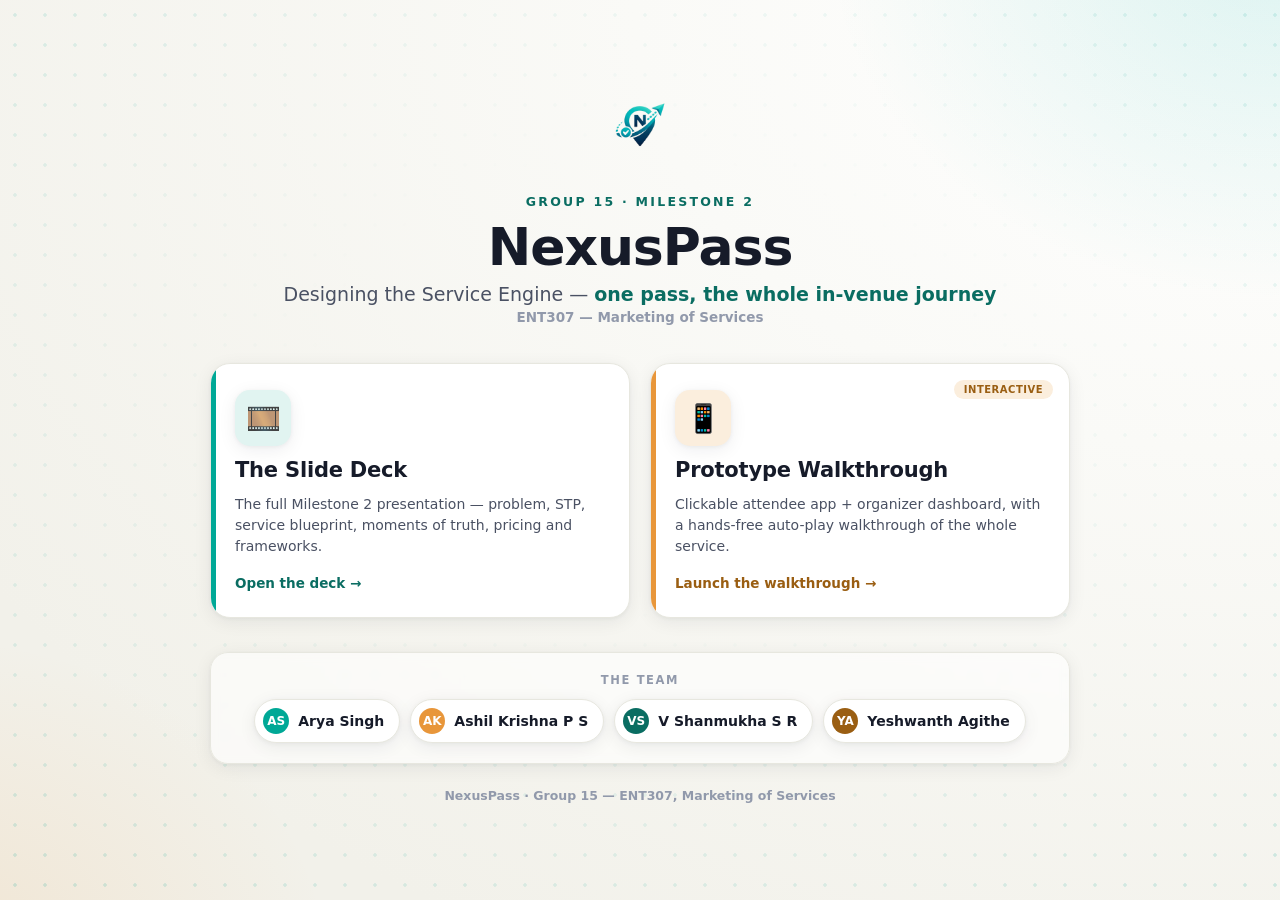
<file: index.html>
<!DOCTYPE html>
<html lang="en">
<head>
  <meta charset="UTF-8" />
  <meta name="viewport" content="width=device-width, initial-scale=1.0" />
  <title>NexusPass — Milestone 2</title>
  <style>
    :root{
      --bg:#FAFAF7; --bg-grad:#F2F1EA; --ink:#161B29; --ink-soft:#4A5163; --muted:#9199AB;
      --teal:#00A896; --teal-deep:#0a6d62; --teal-soft:#E1F4F1;
      --amber:#E8963A; --amber-deep:#9a5e12; --amber-soft:#FBEEDD;
      --card:#FFFFFF; --line:#E7E7DF;
      --shadow:0 4px 18px rgba(20,25,45,.07),0 1px 4px rgba(20,25,45,.05);
      --shadow-lg:0 14px 40px rgba(20,25,45,.12);
    }
    *{box-sizing:border-box;}
    html,body{margin:0;min-height:100%;}
    body{
      font-family:"Inter","Segoe UI",system-ui,-apple-system,"Helvetica Neue",sans-serif;
      color:var(--ink);
      background:
        radial-gradient(760px 620px at 100% -8%, rgba(0,168,150,.14), transparent 60%),
        radial-gradient(680px 560px at -6% 108%, rgba(232,150,58,.14), transparent 60%),
        radial-gradient(120% 120% at 100% 0%, #FFFFFF 0%, var(--bg) 42%, var(--bg-grad) 100%);
      min-height:100vh; display:flex; align-items:center; justify-content:center;
      padding:40px 22px; -webkit-font-smoothing:antialiased; position:relative; overflow-x:hidden;
    }
    body::before{ /* dot-grid texture, faded at center (matches the deck) */
      content:""; position:fixed; inset:0; z-index:0; pointer-events:none;
      background-image:radial-gradient(circle, rgba(0,168,150,.16) 1.5px, transparent 1.9px);
      background-size:30px 30px;
      -webkit-mask-image:radial-gradient(ellipse 82% 80% at 50% 42%, transparent 30%, #000 92%);
              mask-image:radial-gradient(ellipse 82% 80% at 50% 42%, transparent 30%, #000 92%);
    }
    .wrap{ position:relative; z-index:1; width:100%; max-width:860px; text-align:center; }

    .logo{ width:132px; height:auto; display:block; margin:0 auto 22px; }
    .eyebrow{ color:var(--teal-deep); font-size:12.5px; font-weight:800; letter-spacing:.18em;
      text-transform:uppercase; margin:0 0 10px; }
    h1{ font-size:clamp(34px,6vw,52px); font-weight:800; letter-spacing:-.02em; margin:0 0 8px; line-height:1.08; }
    .tag{ color:var(--ink-soft); font-size:clamp(15px,2.4vw,19px); font-weight:500; margin:0 0 4px; }
    .tag .hl{ color:var(--teal-deep); font-weight:700; }
    .course{ color:var(--muted); font-size:13.5px; font-weight:600; margin:0; }

    .menu{ display:grid; grid-template-columns:1fr 1fr; gap:20px; margin:38px 0 34px; }
    .option{
      display:flex; flex-direction:column; align-items:flex-start; gap:12px; text-align:left;
      background:var(--card); border:1px solid var(--line); border-radius:20px; padding:26px 24px;
      box-shadow:var(--shadow); text-decoration:none; color:inherit; position:relative; overflow:hidden;
      transition:transform .18s ease, box-shadow .18s ease, border-color .18s ease;
    }
    .option::after{ content:""; position:absolute; left:0; top:0; height:100%; width:5px; }
    .option:hover{ transform:translateY(-5px); box-shadow:var(--shadow-lg); }
    .option .ic{
      width:56px; height:56px; border-radius:15px; display:flex; align-items:center; justify-content:center;
      font-size:28px; box-shadow:var(--shadow);
    }
    .option h2{ margin:0; font-size:21px; letter-spacing:-.01em; }
    .option p{ margin:0; font-size:14px; color:var(--ink-soft); line-height:1.5; }
    .option .go{ margin-top:6px; font-size:13.5px; font-weight:800; display:inline-flex; align-items:center; gap:7px; }

    .option.slides::after{ background:var(--teal); }
    .option.slides:hover{ border-color:var(--teal); }
    .option.slides .ic{ background:var(--teal-soft); }
    .option.slides .go{ color:var(--teal-deep); }

    .option.proto::after{ background:var(--amber); }
    .option.proto:hover{ border-color:var(--amber); }
    .option.proto .ic{ background:var(--amber-soft); }
    .option.proto .go{ color:var(--amber-deep); }
    .option .badge{ position:absolute; top:16px; right:16px; font-size:10px; font-weight:800; text-transform:uppercase;
      letter-spacing:.05em; color:var(--amber-deep); background:var(--amber-soft); padding:4px 10px; border-radius:20px; }

    .team{ background:rgba(255,255,255,.6); border:1px solid var(--line); border-radius:18px; padding:20px 22px;
      backdrop-filter:blur(4px); box-shadow:var(--shadow); }
    .team .lbl{ font-size:11.5px; font-weight:800; letter-spacing:.14em; text-transform:uppercase; color:var(--muted); margin-bottom:12px; }
    .names{ display:flex; flex-wrap:wrap; gap:10px; justify-content:center; }
    .name{ display:inline-flex; align-items:center; gap:9px; background:var(--card); border:1px solid var(--line);
      border-radius:22px; padding:8px 15px 8px 8px; font-size:14px; font-weight:700; color:var(--ink); box-shadow:var(--shadow); }
    .name .av{ width:26px; height:26px; border-radius:50%; background:var(--teal); color:#fff; font-size:12px; font-weight:800;
      display:flex; align-items:center; justify-content:center; }
    .name:nth-child(2) .av{ background:var(--amber); }
    .name:nth-child(3) .av{ background:var(--teal-deep); }
    .name:nth-child(4) .av{ background:var(--amber-deep); }

    .foot{ margin-top:24px; color:var(--muted); font-size:12.5px; font-weight:600; }

    @media (max-width:640px){ .menu{ grid-template-columns:1fr; } }
  </style>
</head>
<body>
  <main class="wrap">
    <img class="logo" src="slides/assets/nexuspass.png" alt="NexusPass logo" />
    <p class="eyebrow">Group 15 · Milestone 2</p>
    <h1>NexusPass</h1>
    <p class="tag">Designing the Service Engine — <span class="hl">one pass, the whole in-venue journey</span></p>
    <p class="course">ENT307 — Marketing of Services</p>

    <nav class="menu">
      <a class="option slides" href="slides/">
        <div class="ic">🎞️</div>
        <h2>The Slide Deck</h2>
        <p>The full Milestone 2 presentation — problem, STP, service blueprint, moments of truth, pricing and frameworks.</p>
        <span class="go">Open the deck →</span>
      </a>
      <a class="option proto" href="prototype/">
        <span class="badge">Interactive</span>
        <div class="ic">📱</div>
        <h2>Prototype Walkthrough</h2>
        <p>Clickable attendee app + organizer dashboard, with a hands-free auto-play walkthrough of the whole service.</p>
        <span class="go">Launch the walkthrough →</span>
      </a>
    </nav>

    <section class="team">
      <div class="lbl">The Team</div>
      <div class="names">
        <span class="name"><span class="av">AS</span> Arya Singh</span>
        <span class="name"><span class="av">AK</span> Ashil Krishna P S</span>
        <span class="name"><span class="av">VS</span> V Shanmukha S R</span>
        <span class="name"><span class="av">YA</span> Yeshwanth Agithe</span>
      </div>
    </section>

    <p class="foot">NexusPass · Group 15 — ENT307, Marketing of Services</p>
  </main>
</body>
</html>
</file>
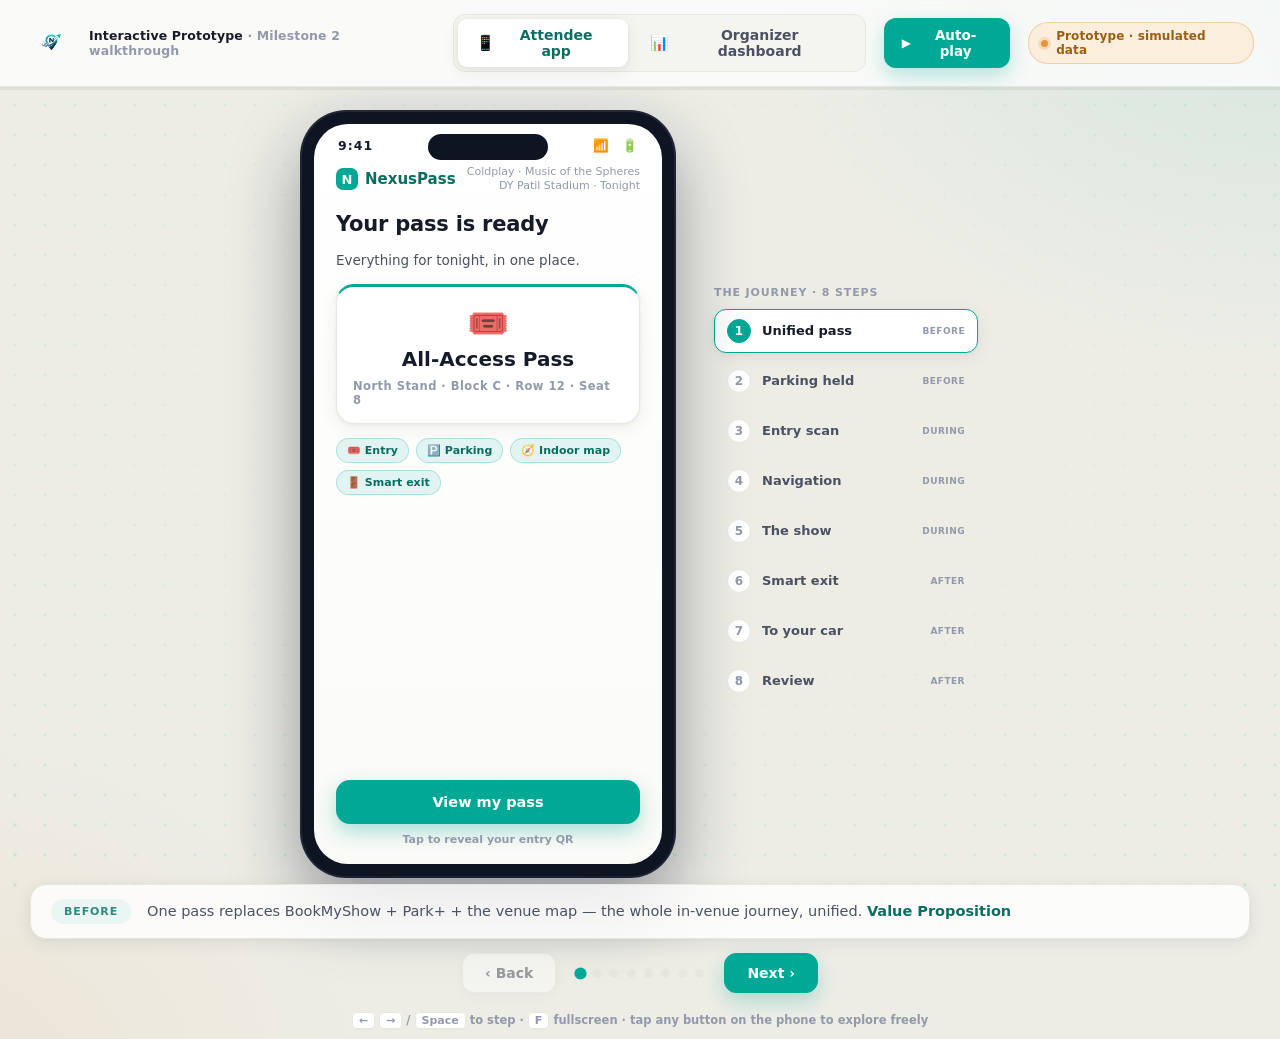
<file: prototype/index.html>
<!DOCTYPE html>
<html lang="en">
<head>
  <meta charset="UTF-8" />
  <meta name="viewport" content="width=device-width, initial-scale=1.0" />
  <title>NexusPass — Interactive Prototype</title>
  <link rel="stylesheet" href="style.css" />
</head>
<body>
  <div id="app">

    <!-- ============ TOP TOOLBAR ============ -->
    <header class="toolbar">
      <div class="brand">
        <img src="assets/nexuspass.png" alt="NexusPass" />
        <span class="tag"><b>Interactive Prototype</b> · Milestone 2 walkthrough</span>
      </div>
      <div class="mode-switch" id="modeSwitch">
        <button data-mode="attendee" class="active"><span class="ic">📱</span> Attendee app</button>
        <button data-mode="organizer"><span class="ic">📊</span> Organizer dashboard</button>
      </div>
      <button class="play-btn" id="playBtn"><span class="pic">▶</span> <span id="playLbl">Auto-play</span></button>
      <div class="sim-note"><span class="dot"></span> Prototype · simulated data</div>
    </header>
    <div id="autoProgress"><div class="fill" id="autoBar"></div></div>

    <!-- ============ STAGE ============ -->
    <div class="stage-wrap">
      <div class="stage">

        <!-- ---------- ATTENDEE MODE ---------- -->
        <section class="mode-panel attendee active" id="panel-attendee">
          <div class="attendee-stage">
            <div class="phone-scale" id="phoneScale">
              <div class="phone">
                <div class="phone-screen">
                  <div class="status-bar">
                    <span class="sig">9:41</span>
                    <span>📶 &nbsp; 🔋</span>
                  </div>
                  <div class="app-head">
                    <span class="np"><span class="mk">N</span> NexusPass</span>
                    <span class="ev">Coldplay · Music of the Spheres<br>DY Patil Stadium · Tonight</span>
                  </div>

                  <div class="screens" id="screens">

                    <!-- SCREEN 1 — Unified Pass -->
                    <div class="screen active" data-screen="0">
                      <h2>Your pass is ready</h2>
                      <p class="lead">Everything for tonight, in one place.</p>
                      <div class="p-card teal">
                        <div class="qr-wrap">
                          <div class="qr" id="qr1" style="display:none"></div>
                          <div id="pass1" style="text-align:center">
                            <div style="font-size:34px">🎟️</div>
                            <div class="v big" style="margin-top:4px">All-Access Pass</div>
                          </div>
                          <div class="lbl">North Stand · Block C · Row 12 · Seat 8</div>
                        </div>
                      </div>
                      <div class="chips">
                        <span class="chip-s teal">🎟️ Entry</span>
                        <span class="chip-s teal">🅿️ Parking</span>
                        <span class="chip-s teal">🧭 Indoor map</span>
                        <span class="chip-s teal">🚪 Smart exit</span>
                      </div>
                      <div class="actions">
                        <button class="btn primary" data-action="showQR">View my pass</button>
                        <div class="hotspot-hint">Tap to reveal your entry QR</div>
                      </div>
                    </div>

                    <!-- SCREEN 2 — Parking Allocated -->
                    <div class="screen" data-screen="1">
                      <h2>Parking reserved</h2>
                      <p class="lead">We've held a bay close to your stand.</p>
                      <div class="p-card teal">
                        <div class="row"><span style="font-size:22px">🅿️</span>
                          <div><div class="k">Your bay</div><div class="v big">Level 2 · Bay 44</div></div>
                        </div>
                        <div class="mini"><b>8 min away</b> · gate opens automatically with your pass · 4 min walk to your seat</div>
                      </div>
                      <div class="app-alert info-teal">
                        <span class="ai">🅿️</span>
                        <div><div class="t">Bay held until 20 min after the show</div>
                          <div class="d">No searching — we'll guide you straight in and straight out.</div></div>
                      </div>
                      <div class="actions">
                        <button class="btn primary" data-action="next">Navigate to parking</button>
                        <div class="hotspot-hint">Turn-by-turn to Bay 44</div>
                      </div>
                    </div>

                    <!-- SCREEN 3 — Entry Scan -->
                    <div class="screen" data-screen="2">
                      <h2>Tap to enter</h2>
                      <p class="lead">Hold your phone at the gate — that's it.</p>
                      <div class="p-card teal" style="align-items:center">
                        <div class="qr" style="margin:4px auto"></div>
                        <div id="scanState" class="v" style="text-align:center">Hold your pass at <b>Gate 3</b></div>
                      </div>
                      <div class="app-alert" id="alert-scan" style="display:none">
                        <span class="ai">🛟</span>
                        <div><div class="t">Gate 3 is busy right now</div>
                          <div class="d">We've opened a fast lane at <b>Gate 3B</b> and held your place — head there, you won't re-queue.</div></div>
                      </div>
                      <div class="actions">
                        <button class="btn primary" data-action="scan">Scan now</button>
                      </div>
                    </div>

                    <!-- SCREEN 4 — Live Navigation -->
                    <div class="screen" data-screen="3">
                      <h2>Directions to your seat</h2>
                      <p class="lead">Live indoor guidance through the crowd to Block C.</p>
                      <div class="nav-map" id="navMap">
                        <div class="zone" style="left:14px;top:12px;width:70px;height:34px">Gate 5</div>
                        <div class="zone" style="right:16px;top:52px;width:78px;height:40px">Concourse</div>
                        <div class="zone" style="left:20px;bottom:52px;width:76px;height:36px">Food Ct</div>
                        <div class="route"></div>
                        <div class="me"></div>
                        <div class="dest">🎯</div>
                      </div>
                      <div class="p-card">
                        <div class="mini" id="navMsg"><b>Concourse busy</b> — routing you via Gate 5 · 3 min to your seat</div>
                      </div>
                      <div class="app-alert" id="alert-nav" style="display:none">
                        <span class="ai">🧭</span>
                        <div><div class="t">Weak signal here — switched to GPS</div>
                          <div class="d">Keep straight <b>40 m</b>, then turn left. You'll be back on indoor guidance shortly.</div></div>
                      </div>
                      <div class="actions">
                        <button class="btn primary" data-action="next">I've reached my seat</button>
                      </div>
                    </div>

                    <!-- SCREEN 5 — Engage -->
                    <div class="screen" data-screen="4">
                      <h2>Enjoy the show</h2>
                      <p class="lead">Vote, find your group, catch live moments.</p>
                      <div class="p-card teal poll" id="poll">
                        <div class="k">Live · vote the encore</div>
                        <div class="opt" data-vote="0"><span class="fill"></span><span>Fix You</span><span class="pct">58%</span></div>
                        <div class="opt" data-vote="1"><span class="fill"></span><span>Yellow</span><span class="pct">27%</span></div>
                        <div class="opt" data-vote="2"><span class="fill"></span><span>Paradise</span><span class="pct">15%</span></div>
                      </div>
                      <div class="p-card">
                        <div class="row"><span style="font-size:18px">👥</span><div class="v" style="margin:0">Find my group</div></div>
                        <div class="mini">North Stand <b>82% full</b> · shortest refreshment queue right now: <b>East concourse</b>.</div>
                      </div>
                      <div class="actions">
                        <button class="btn primary" data-action="next">Set up my exit</button>
                      </div>
                    </div>

                    <!-- SCREEN 6 — Smart Exit -->
                    <div class="screen" data-screen="5">
                      <h2>Your way out</h2>
                      <p class="lead">Skip the rush — a route and a time made just for you.</p>
                      <div class="push">
                        <span class="ic">🎉</span>
                        <div><div class="t">Great show. Your exit is ready.</div>
                          <div class="d" id="exitMsg">Exit window <b>10:42 PM</b> · Route B avoids the North gridlock · your car is pre-notified.</div></div>
                      </div>
                      <span class="wave-tag" id="waveChip" style="display:none">🚦 You're in Wave 2 · 10:46 PM</span>
                      <div class="p-card teal">
                        <div class="row"><span style="font-size:20px">🚗</span><div class="v" style="margin:0">Car retrieval pre-notified</div></div>
                        <div class="mini">Head out when your window opens — the walk is timed so you never hit a wall of people.</div>
                      </div>
                      <div class="actions">
                        <button class="btn amber" data-action="next">Head to my car</button>
                      </div>
                    </div>

                    <!-- SCREEN 7 — Parking Retrieval -->
                    <div class="screen" data-screen="6">
                      <h2>Straight to your car</h2>
                      <p class="lead">No wandering a dark lot — the pass remembers where you parked.</p>
                      <div class="p-card teal">
                        <div class="row"><span style="font-size:22px">🚗</span>
                          <div><div class="k">Your car</div><div class="v big">Level 2 · Bay 44 · 3 min walk</div></div>
                        </div>
                        <div class="mini">Exit gate opens automatically — your pass stays on your phone.</div>
                      </div>
                      <div class="actions">
                        <button class="btn primary" data-action="next">Guide me to my car</button>
                      </div>
                    </div>

                    <!-- SCREEN 8 — Review -->
                    <div class="screen" data-screen="7">
                      <h2>Rate your night</h2>
                      <p class="lead">One last tap before you head home.</p>
                      <div class="stars" id="stars">
                        <span class="st" data-s="1">★</span><span class="st" data-s="2">★</span>
                        <span class="st" data-s="3">★</span><span class="st" data-s="4">★</span><span class="st" data-s="5">★</span>
                      </div>
                      <div class="p-card teal" id="reviewDone" style="display:none">
                        <div class="v" style="text-align:center">Memory saved 💚</div>
                        <div class="mini" style="text-align:center">Thanks — see you at the next one. Your pass for tonight is saved to your wallet.</div>
                      </div>
                      <div class="actions">
                        <button class="btn ghost" data-action="restart">↺ Replay the journey</button>
                      </div>
                    </div>

                  </div><!-- /screens -->
                </div>
              </div>
            </div>

            <!-- side rail: the 8-step journey legend (outside the phone) -->
            <aside class="side-rail" id="sideRail">
              <div class="rail-title">The journey · 8 steps</div>
              <!-- rail steps injected by app.js -->
            </aside>
          </div>
        </section>

        <!-- ---------- ORGANIZER MODE ---------- -->
        <section class="mode-panel" id="panel-organizer">
          <div class="dash">
            <div class="dash-head">
              <div>
                <h2>Command Center</h2>
                <div class="sub">Coldplay · DY Patil Stadium · 52,000 capacity</div>
              </div>
              <div class="live"><span class="d"></span> LIVE · <span id="dashClock">21:58</span></div>
            </div>

            <div class="dash-grid">

              <!-- Heatmap -->
              <div class="d-card span-2" data-panel="0">
                <div class="dc-head"><span class="ic">🗺️</span><h3>Live crowd heatmap</h3><span class="badge">real-time positioning</span></div>
                <div class="heat" id="heat"><!-- cells injected --></div>
                <div class="heat-legend">
                  <span class="sw"><span class="box" style="background:#3FA76B"></span> Comfortable</span>
                  <span class="sw"><span class="box" style="background:#E8963A"></span> Filling</span>
                  <span class="sw"><span class="box" style="background:#D64545"></span> Congested</span>
                  <span style="margin-left:auto">Updates every 5s · simulated</span>
                </div>
              </div>

              <!-- Occupancy meters -->
              <div class="d-card" data-panel="1">
                <div class="dc-head"><span class="ic">📶</span><h3>Zone occupancy &amp; capacity</h3></div>
                <div class="meter-list" id="meters"><!-- injected --></div>
              </div>

              <!-- Exit orchestration -->
              <div class="d-card" data-panel="2">
                <div class="dc-head"><span class="ic">🚦</span><h3>Exit orchestration</h3></div>
                <div class="exit-ctl">
                  <div class="status" id="exitStatus">All 52,000 guests still inside. Exit not yet released. Releasing everyone at once would gridlock the North ramp for ~2 hours.</div>
                  <span class="wave-tag" id="waveTag" style="display:none">✓ Wave dispatched</span>
                  <button class="btn amber" data-action="triggerWave">Trigger staggered exit wave</button>
                  <div class="mini" style="color:var(--muted)">This is exactly what produces each attendee's smart-exit push — the two sides act together.</div>
                </div>
              </div>

              <!-- Moment-of-truth alert feed -->
              <div class="d-card" data-panel="3">
                <div class="dc-head"><span class="ic">🛟</span><h3>Live alerts</h3><span class="badge">auto-recovery</span></div>
                <div class="feed" id="feed"><!-- injected --></div>
              </div>

              <!-- Sponsor analytics -->
              <div class="d-card" data-panel="4">
                <div class="dc-head"><span class="ic">📈</span><h3>Sponsor analytics</h3><span class="badge">illustrative</span></div>
                <div class="spon-grid">
                  <div class="spon"><div class="n">41,280</div><div class="l">Foot-traffic to Food Court</div></div>
                  <div class="spon"><div class="n">2h 14m</div><div class="l">Avg. dwell time</div></div>
                  <div class="spon"><div class="n">Zone C</div><div class="l">Top sponsor engagement</div></div>
                  <div class="spon"><div class="n">Ready</div><div class="l">ROI proof report</div></div>
                </div>
                <div class="mini" style="margin-top:10px;color:var(--muted)">Net-new revenue stream — needs the positioning data competitors can't collect.</div>
              </div>

            </div>
          </div>
        </section>

      </div><!-- /stage -->
    </div><!-- /stage-wrap -->

    <!-- ============ CAPTION STRIP — the narration layer (OUTSIDE the phone) ============ -->
    <div class="caption-strip" id="captionStrip">
      <span class="cap-phase" id="capPhase">Before</span>
      <span class="cap-text" id="capText"></span>
      <button class="cap-action" id="capAction" style="display:none"></button>
    </div>

    <!-- ============ BOTTOM NAV ============ -->
    <nav class="navbar">
      <button class="nav-btn" id="btnPrev">‹ Back</button>
      <div class="dots" id="dots"></div>
      <button class="nav-btn primary" id="btnNext">Next ›</button>
    </nav>
    <div class="kbd-hint"><kbd>←</kbd> <kbd>→</kbd> / <kbd>Space</kbd> to step · <kbd>F</kbd> fullscreen · tap any button on the phone to explore freely</div>

  </div>

  <div id="toast"><span class="ic"></span><span id="toastText"></span></div>

  <script src="app.js"></script>
</body>
</html>
</file>
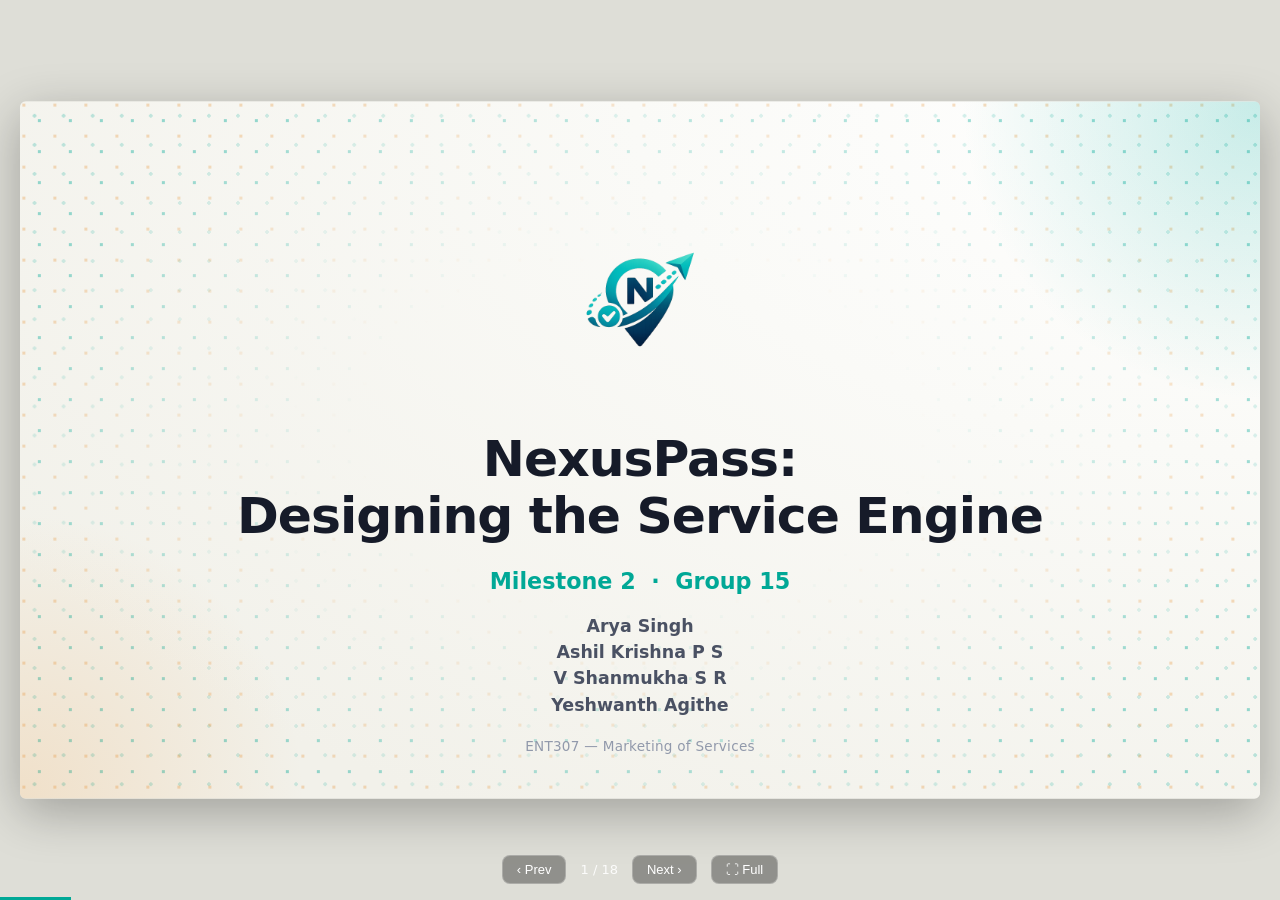
<file: slides/index.html>
<!DOCTYPE html>
<html lang="en">

<head>
  <meta charset="UTF-8" />
  <meta name="viewport" content="width=device-width, initial-scale=1.0" />
  <title>NexusPass — Milestone 2</title>
  <link rel="stylesheet" href="style.css" />
</head>

<body>
  <div id="stage-wrap">
    <div id="stage">

      <!-- ============ 1 — TITLE ============ -->
      <section class="slide title-slide active">
        <div class="dot-grid"></div>
        <div class="dot-grid amber"></div>
        <div class="logo-mark"><img src="assets/nexuspass.png" alt="NexusPass logo"></div>
        <h1><span class="l1">NexusPass:</span><br><span class="l2">Designing the Service Engine</span></h1>
        <div class="sub">Milestone 2 &nbsp;·&nbsp; Group 15</div>
        <div class="team-members"
          style="margin-top: 20px; font-size: 18px; color: var(--ink-soft); font-weight: 700; line-height: 1.5; text-align: center;">
          Arya Singh<br>
          Ashil Krishna P S<br>
          V Shanmukha S R<br>
          Yeshwanth Agithe
        </div>
        <div class="footer">ENT307 — Marketing of Services</div>
      </section>

      <!-- ============ 2 — RECAP ============ -->
      <section class="slide">
        <div class="head">
          <p class="eyebrow">Where We Left Off</p>
          <h1>The Story So Far</h1>
          <h2 class="subtitle">A quick recap of what Milestone 1 taught us</h2>
        </div>
        <div class="slide-body">
          <div class="badge-row">
            <div class="badge">
              <div class="circle">🎯</div>
              <h3>The Problem</h3>
              <p>Fragmented, high-friction events — <span class="kw">ticketing, parking, navigation, exit</span>.</p>
            </div>
            <div class="badge">
              <div class="circle">👥</div>
              <h3>The Customer</h3>
              <p>Fans, corporate delegates, organizers — <span class="kw">three segments, one pain</span>.</p>
            </div>
            <div class="badge amber">
              <div class="circle">💡</div>
              <h3>The Insight</h3>
              <p>Peak-End Rule: The real pain is <span class="kw">exhausting exits and in-venue navigational chaos</span>.</p>
            </div>
          </div>
        </div>
        <div class="slide-footer"><span class="brand">NexusPass · Group 15</span><span class="pageno"></span></div>
      </section>

      <!-- ============ 3 — WHAT WE CHANGED (candor) ============ -->
      <section class="slide candor">
        <div class="head">
          <p class="eyebrow">Feedback → Evolution</p>
          <h1>Listening Changed the Design</h1>
          <h2 class="subtitle">What feedback did we get, and what did we change?</h2>
        </div>
        <div class="slide-body">
          <div class="quote-callout">"Go deeper — balance the customer side and the organizer side. Lean a bit more into
            the customer."</div>
          <div class="two-col">
            <div class="col">
              <h4 style="text-align:left;">What we changed</h4>
              <ul class="plain numbered">
                <li>Mapped the <strong>end-to-end customer journey</strong> to drive our service blueprint</li>
                <li>Redesigned <strong>Moments of Truth</strong> with attendee-first recovery mechanisms</li>
                <li>Identified critical <strong>capacity &amp; consistency challenges</strong> at scale</li>
                <li>Reframed our freemium pricing model around <strong>customer fairness</strong></li>
              </ul>
            </div>
            <div class="col">
              <h4 style="text-align:left;">What we kept &amp; what's open</h4>
              <div class="col-card amber-top" style="margin-bottom:12px;">
                <p style="margin:0;font-size:14.5px;line-height:1.5;color:var(--ink-soft);"><strong
                    style="color:var(--ink)">Kept:</strong> the B2B dashboard — it's the revenue engine and our real
                  differentiator. We condensed it, didn't cut it.</p>
              </div>
              <div class="col-card">
                <p style="margin:0;font-size:14.5px;line-height:1.5;color:var(--ink-soft);"><strong
                    style="color:var(--amber-deep)">Validated:</strong> our survey confirmed exit &amp; parking as the
                  #1 pain — see the data next.</p>
              </div>
            </div>
          </div>
        </div>
        <div class="slide-footer"><span class="brand">NexusPass · Group 15</span><span class="pageno"></span></div>
      </section>

      <!-- ============ 4 — MARKET OPPORTUNITY (secondary research) ============ -->
      <section class="slide">
        <div class="head">
          <p class="eyebrow">Market Opportunity · Secondary Research</p>
          <h1>A Large, Growing Market</h1>
          <h2 class="subtitle">How big is the organizer market we're entering?</h2>
        </div>
        <div class="slide-body">
          <p class="statement" style="font-size:23px;">Two engines drive India's organized events — <span
              class="hl">live entertainment</span> and <span class="hl-amber">MICE</span>. Together they're a <span
              class="hl">~₹50,000 crore</span> market, and no platform owns the <em>in-venue</em> layer of either.</p>
          <div class="two-col" style="gap:28px;">
            <div class="col">
              <div class="col-card teal-top" style="padding:22px 24px;display:flex;flex-direction:column;gap:11px;">
                <div style="display:flex;align-items:baseline;justify-content:space-between;gap:10px;">
                  <div style="font-weight:800;font-size:20px;color:var(--ink);">🎤 Live Events</div>
                  <div
                    style="font-size:38px;font-weight:800;color:var(--teal-deep);letter-spacing:-0.02em;line-height:1;">
                    ₹12,000&nbsp;cr+</div>
                </div>
                <div style="font-size:13.5px;color:var(--muted);margin-top:-4px;">Organized live-events segment · 2024
                </div>
                <ul class="plain" style="gap:8px;font-size:15px;">
                  <li>Grew <strong>15%</strong> in 2024, ~<strong>19%</strong> projected CAGR over 3 years</li>
                  <li><strong>70–80</strong> concert days with <strong>10,000+</strong> crowds in 2024</li>
                  <li>Concerts, sports, festivals, ticketed shows</li>
                </ul>
              </div>
            </div>
            <div class="col">
              <div class="col-card amber-top" style="padding:22px 24px;display:flex;flex-direction:column;gap:11px;">
                <div style="display:flex;align-items:baseline;justify-content:space-between;gap:10px;">
                  <div style="font-weight:800;font-size:20px;color:var(--ink);">💼 MICE</div>
                  <div
                    style="font-size:38px;font-weight:800;color:var(--amber-deep);letter-spacing:-0.02em;line-height:1;">
                    ₹37,576&nbsp;cr</div>
                </div>
                <div style="font-size:13.5px;color:var(--muted);margin-top:-4px;">Meetings · Incentives · Conferences ·
                  Exhibitions</div>
                <ul class="plain" style="gap:8px;font-size:15px;">
                  <li>Meetings ≈ <strong>48%</strong> of MICE — the largest sub-segment</li>
                  <li><strong>70+</strong> world-class convention centres nationwide</li>
                  <li>Corporate delegates — our secondary B2C wedge</li>
                </ul>
              </div>
            </div>
          </div>
          <p class="stat-source">Sources: <strong>FICCI-EY Media &amp; Entertainment Report</strong> (live events,
            2024–25) · <strong>India Tourism Ministry / MICE market estimate</strong> (₹37,576 cr, 2024).</p>
        </div>
        <div class="slide-footer"><span class="brand">NexusPass · Group 15</span><span class="pageno"></span></div>
      </section>

      <!-- ============ 5 — REFINED PROBLEM & TARGET ============ -->
      <section class="slide">
        <div class="head">
          <p class="eyebrow">Refined Problem</p>
          <h1>Protecting the Final Memory</h1>
          <h2 class="subtitle">Whose friction are we solving first?</h2>
        </div>
        <div class="slide-body">
          <p class="statement" style="font-size:26px;">Fragmented logistics — parking, navigation, and exit — quietly
            ruin the <span class="hl">final memory</span> of an event, and <span class="hl">no single platform</span>
            owns the attendee journey from ticket to exit.</p>
          <div class="seg-row">
            <div class="seg-card primary">
              <div class="tag">Primary Focus</div>
              <div class="medal">🎧</div>
              <div class="label">Entertainment Fans</div>
              <div class="sub">Largest market · highest frequency</div>
            </div>
            <div class="seg-card">
              <div class="medal">💼</div>
              <div class="label">Corporate Delegates</div>
              <div class="sub">Secondary · higher revenue per user</div>
            </div>
            <div class="seg-card">
              <div class="medal">📊</div>
              <div class="label">Event Organizers</div>
              <div class="sub">Tertiary · enabling layer</div>
            </div>
          </div>
        </div>
        <div class="slide-footer"><span class="brand">NexusPass · Group 15</span><span class="pageno"></span></div>
      </section>

      <!-- ============ 6 — ALTERNATIVES ============ -->
      <section class="slide">
        <div class="head">
          <p class="eyebrow">Current Alternatives</p>
          <h1>The Options Today</h1>
          <h2 class="subtitle">What do people do now — including nothing?</h2>
        </div>
        <div class="slide-body">
          <div class="cards-row">
            <div class="card muted">
              <div class="icon brand"><img src="assets/bookmyshow.png" alt="BookMyShow"></div>
              <h3>BookMyShow</h3>
              <p class="solves">Ticket booking</p>
              <p class="breaks">Stops at the gate</p>
            </div>
            <div class="card muted">
              <div class="icon brand"><img src="assets/parkplus.png" alt="Park+"></div>
              <h3>Park+</h3>
              <p class="solves">Parking only</p>
              <p class="breaks">Off from the event</p>
            </div>
            <div class="card muted">
              <div class="icon brand duo"><img src="assets/cvent.png" alt="Cvent"><img src="assets/bizzabo.png"
                  alt="Bizzabo"></div>
              <h3>Cvent / Bizzabo</h3>
              <p class="solves">Registration</p>
              <p class="breaks">No in-venue nav</p>
            </div>
            <div class="card amber-top">
              <div class="icon">💬</div>
              <h3>"Doing Nothing"</h3>
              <p class="solves">Ask staff, follow crowd, WhatsApp pins</p>
              <p class="breaks">This is our gap</p>
            </div>
          </div>
          <p class="caption">Every option is single-function. Today the real workaround is <strong>each other</strong> —
            the frontstage gap we close.</p>
        </div>
        <div class="slide-footer"><span class="brand">NexusPass · Group 15</span><span class="pageno"></span></div>
      </section>

      <!-- ============ 7 — VALUE PROPOSITION ============ -->
      <section class="slide">
        <div class="head">
          <p class="eyebrow">Value Proposition · VP Canvas</p>
          <h1>Why Us</h1>
          <h2 class="subtitle">Why would a customer choose us over the alternatives?</h2>
        </div>
        <div class="slide-body">
          <p class="statement" style="font-size:24px;">One pass that owns the whole in-venue journey — <span
              class="hl">so the memory you keep isn't the memory of getting there.</span></p>
          <div class="two-col">
            <div class="col amber-col">
              <h4>Customer Profile</h4>
              <div class="col-card amber-top">
                <ul class="plain" style="gap:8px;">
                  <li><strong>Jobs:</strong> enjoy it, find things, get in &amp; out smoothly</li>
                  <li><strong style="color:var(--red);">Pains:</strong> 3–4 apps, nav chaos, exit gridlock</li>
                  <li><strong style="color:var(--green);">Gains:</strong> one pass, live wayfinding, smooth exit</li>
                </ul>
              </div>
            </div>
            <div class="col teal-col">
              <h4>NexusPass Fit</h4>
              <div class="col-card teal-top">
                <ul class="plain" style="gap:8px;">
                  <li><strong>Relievers:</strong> unified QR pass, parking, live routing</li>
                  <li><strong>Creators:</strong> organizer telemetry, sponsor ROI, dynamic badges</li>
                </ul>
              </div>
            </div>
          </div>
        </div>
        <div class="slide-footer"><span class="brand">NexusPass · Group 15</span><span class="pageno"></span></div>
      </section>

      <!-- ============ 8 — STP ============ -->
      <section class="slide">
        <div class="head">
          <p class="eyebrow">Segmentation · Targeting · Positioning</p>
          <h1>Aiming, In Order</h1>
          <h2 class="subtitle">Who are we targeting, in what order, and why?</h2>
        </div>
        <div class="slide-body">
          <div class="two-col" style="align-items:stretch;gap:32px;">
            <div class="col" style="flex:1.1;gap:18px;justify-content:center;">
              <table class="data" style="font-size:16px;">
                <thead>
                  <tr>
                    <th></th>
                    <th>🎧 Fans</th>
                    <th>💼 Delegates</th>
                    <th>📊 Organizers</th>
                  </tr>
                </thead>
                <tbody>
                  <tr><td><strong>Mindset</strong></td><td>Experience-seekers</td><td>Efficiency-driven</td><td>ROI &amp; data-hungry</td></tr>
                  <tr><td><strong>Behavior</strong></td><td>1–4 / yr</td><td>3–8 / yr</td><td>10+ / yr</td></tr>
                  <tr><td><strong>Priority</strong></td><td>🥇 Primary</td><td>🥈 Secondary</td><td>🥉 Tertiary</td></tr>
                </tbody>
              </table>
              <div class="quote-callout small" style="font-size:17px;">Unlike BookMyShow or Cvent, which stop at the
                gate, <strong style="font-style:normal;color:var(--teal-deep)">we own the whole in-venue
                  journey.</strong></div>
            </div>
            <div class="col" style="flex:1.05;">
              <h4>Perceptual Map</h4>
              <div class="viz-card" style="flex:1;padding:20px;">
                <svg viewBox="0 0 300 240" width="100%" height="100%" style="max-height:380px;">
                  <line x1="150" y1="16" x2="150" y2="224" stroke="#E7E7DF" stroke-width="1.5" />
                  <line x1="16" y1="120" x2="284" y2="120" stroke="#E7E7DF" stroke-width="1.5" />
                  <text x="150" y="11" text-anchor="middle" font-size="10" font-weight="600"
                    fill="#9199AB">End-to-End</text>
                  <text x="150" y="236" text-anchor="middle" font-size="10" font-weight="600"
                    fill="#9199AB">Single-Function</text>
                  <text x="18" y="116" font-size="10" font-weight="600" fill="#9199AB">B2C</text>
                  <text x="262" y="116" font-size="10" font-weight="600" fill="#9199AB">B2B</text>
                  <circle cx="72" cy="178" r="6" fill="#9199AB"/><text x="82" y="182" font-size="11" fill="#4A5163">BookMyShow</text>
                  <circle cx="60" cy="150" r="6" fill="#9199AB"/><text x="70" y="154" font-size="11" fill="#4A5163">Park+</text>
                  <circle cx="232" cy="178" r="6" fill="#9199AB"/><text x="186" y="196" font-size="11" fill="#4A5163">Cvent</text>
                  <!-- <circle cx="242" cy="128" r="6" fill="#9199AB"/><text x="192" y="122" font-size="11" fill="#4A5163">WaitTime</text> -->
                  <circle cx="150" cy="52" r="13" fill="#00A896"/><circle cx="150" cy="52" r="20" fill="none" stroke="#00A896" stroke-opacity="0.35" stroke-width="2.5"/>
                  <text x="150" y="35" text-anchor="middle" font-size="13" font-weight="800" fill="#0a6d62">NexusPass</text>
                </svg>
              </div>
            </div>
          </div>
        </div>
        <div class="slide-footer"><span class="brand">NexusPass · Group 15</span><span class="pageno"></span></div>
      </section>

      <!-- ============ 9 — CUSTOMER JOURNEY ============ -->
      <section class="slide">
        <div class="head">
          <p class="eyebrow">Customer Journey · Peak-End Rule</p>
          <h1>Three Acts of an Event</h1>
          <h2 class="subtitle">What happens before, during, and after?</h2>
        </div>
        <div class="slide-body" style="gap:14px;">
          <svg viewBox="0 0 1000 90" width="100%" height="80" preserveAspectRatio="none">
            <defs>
              <linearGradient id="jg" x1="0" x2="1">
                <stop offset="0" stop-color="#7fd4c9" />
                <stop offset="0.6" stop-color="#00A896" />
                <stop offset="1" stop-color="#E8963A" />
              </linearGradient>
            </defs>
            <path d="M0,55 C120,55 150,72 250,72 C360,72 380,28 500,28 C610,28 640,20 720,22 C820,25 860,78 1000,78"
              fill="none" stroke="url(#jg)" stroke-width="4" stroke-linecap="round" />
            <circle cx="250" cy="72" r="6" fill="#D64545" />
            <circle cx="500" cy="28" r="6" fill="#3FA76B" />
            <circle cx="1000" cy="78" r="7" fill="#E8963A" />
          </svg>
          <div class="journey-row">
            <div class="journey-panel before">
              <div class="icon">🎫</div>
              <h3>Before</h3>
              <p>Booking &amp; registration; uncertainty about parking and access.</p>
              <div class="emotion">neutral → mildly anxious</div>
            </div>
            <div class="journey-panel during">
              <div class="icon">📍</div>
              <h3>During</h3>
              <p>Entry scan, in-venue navigation, engaging with the event.</p>
              <div class="emotion">dips at friction, peaks at the show</div>
            </div>
            <div class="journey-panel after">
              <div class="icon">🚗</div>
              <h3>After</h3>
              <p>Exit, parking retrieval, and the memory people share.</p>
              <div class="emotion amber">Peak-End Rule: this decides the memory</div>
            </div>
          </div>
        </div>
        <div class="slide-footer"><span class="brand">NexusPass · Group 15</span><span class="pageno"></span></div>
      </section>

      <!-- ============ 10 — SERVICE BLUEPRINT ============ -->
      <section class="slide">
        <div class="head">
          <p class="eyebrow">Service Blueprint · Delivery Model</p>
          <h1>The Invisible Engine</h1>
          <h2 class="subtitle">How is the service actually delivered?</h2>
        </div>
        <div class="slide-body">
          <div class="lanes">
            <div class="lane customer">
              <div class="lane-ic">🙋</div>
              <div style="flex:1;">
                <div class="lane-label" style="margin-bottom:8px;">① Customer Actions</div>
                <div class="bp-steps">
                  <span class="bp-step">Browse</span><span class="bp-arrow">→</span>
                  <span class="bp-step">Book</span><span class="bp-arrow">→</span>
                  <span class="bp-step">Arrive</span><span class="bp-arrow">→</span>
                  <span class="bp-step">Scan QR</span><span class="bp-arrow">→</span>
                  <span class="bp-step">Navigate</span><span class="bp-arrow">→</span>
                  <span class="bp-step">Engage</span><span class="bp-arrow">→</span>
                  <span class="bp-step">Exit</span><span class="bp-arrow">→</span>
                  <span class="bp-step">Review</span>
                </div>
              </div>
            </div>
            <div class="lane frontstage">
              <div class="lane-ic">📱</div>
              <div class="lane-label">② Frontstage</div>
              <div class="lane-tags">
                <span class="bp-tag">App UI</span><span class="bp-tag">QR Pass</span><span class="bp-tag">Live
                  Map</span><span class="bp-tag">Notifications</span><span class="bp-tag">Polls</span>
              </div>
            </div>
            <div class="lane visibility"><span class="vis-badge">👁️‍🗨️ Line of visibility — what the customer never
                sees</span></div>
            <div class="lane backstage">
              <div class="lane-ic">⚙️</div>
              <div class="lane-label">③ Backstage</div>
              <div class="lane-tags">
                <span class="bp-tag">Payments</span><span class="bp-tag">Parking engine</span><span class="bp-tag">BLE
                  triangulation</span><span class="bp-tag">Crowd-density engine</span>
              </div>
            </div>
            <div class="lane support">
              <div class="lane-ic">🗄️</div>
              <div class="lane-label">④ Support</div>
              <div class="lane-tags">
                <span class="bp-tag">Cloud infra</span><span class="bp-tag">Venue Wi-Fi</span><span class="bp-tag">BLE
                  hardware</span><span class="bp-tag">Third-party APIs</span><span class="bp-tag">Analytics</span>
              </div>
            </div>
          </div>
        </div>
        <div class="slide-footer"><span class="brand">NexusPass · Group 15</span><span class="pageno"></span></div>
      </section>

      <!-- ============ 11 — MOMENTS OF TRUTH ============ -->
      <section class="slide">
        <div class="head">
          <p class="eyebrow">Moments of Truth · Recovery Paradox</p>
          <h1>Won or Lost in Seconds</h1>
          <h2 class="subtitle">Where is trust won or lost — and how do we recover?</h2>
        </div>
        <div class="slide-body">
          <div class="timeline">
            <div class="tnode">
              <div class="fail">⚠ Slow scan → queue</div>
              <div class="dot">🎫</div>
              <div class="label">Entry Scan</div>
              <div class="recover">✓ Manual lanes &lt;2 min</div>
            </div>
            <div class="tnode">
              <div class="fail">⚠ API failure</div>
              <div class="dot">🅿️</div>
              <div class="label">Parking</div>
              <div class="recover">✓ Staff guide + push map</div>
            </div>
            <div class="tnode">
              <div class="fail">⚠ BLE dead zones</div>
              <div class="dot">🧭</div>
              <div class="label">Navigation</div>
              <div class="recover">✓ GPS fallback + push</div>
            </div>
            <div class="tnode">
              <div class="fail">⚠ Server overload</div>
              <div class="dot">🚪</div>
              <div class="label">Exit</div>
              <div class="recover">✓ Exit notifs + pre-fetched parking location</div>
            </div>
          </div>
          <div class="quote-callout small" style="font-style:normal;">Every failure: <strong
              style="color:var(--teal-deep)">Detect</strong> → <strong style="color:var(--teal-deep)">Respond &lt;2
              min</strong> → <strong style="color:var(--teal-deep)">Repair</strong>.</div>
        </div>
        <div class="slide-footer"><span class="brand">NexusPass · Group 15</span><span class="pageno"></span></div>
      </section>

      <!-- ============ 12 — CAPACITY & QUALITY ============ -->
      <section class="slide">
        <div class="head">
          <p class="eyebrow">Capacity · Consistency · Quality</p>
          <h1>Where the Strain Shows</h1>
          <h2 class="subtitle">What breaks first when demand spikes?</h2>
        </div>
        <div class="slide-body">
          <div class="strain-grid">
            <div class="strain-card">
              <div class="top">
                <div class="sic">📶</div>
                <div class="sname">Capacity</div>
              </div>
              <div class="meter"><span style="width:92%"></span></div>
              <div class="sdesc">BLE &amp; cloud throughput are fixed per venue — 50K is a different problem than 5K.
              </div>
            </div>
            <div class="strain-card">
              <div class="top">
                <div class="sic">⏱️</div>
                <div class="sname">Waiting Time</div>
              </div>
              <div class="meter"><span style="width:84%"></span></div>
              <div class="sdesc">Entry throughput sets the pace — a slow gate cascades downstream.</div>
            </div>
            <div class="strain-card">
              <div class="top">
                <div class="sic">🔁</div>
                <div class="sname">Consistency</div>
              </div>
              <div class="meter"><span style="width:66%"></span></div>
              <div class="sdesc">Depends on venue Wi-Fi &amp; staff training — we can't standardize what we don't
                control.</div>
            </div>
            <div class="strain-card">
              <div class="top">
                <div class="sic">👷</div>
                <div class="sname">Staffing</div>
              </div>
              <div class="meter"><span style="width:60%"></span></div>
              <div class="sdesc">Recovery needs venue staff trained on our fallbacks, not just a fast app.</div>
            </div>
            <div class="strain-card">
              <div class="top">
                <div class="sic">📉</div>
                <div class="sname">Quality Variability</div>
              </div>
              <div class="meter"><span style="width:54%"></span></div>
              <div class="sdesc">A first-time venue will visibly underperform a flagship one.</div>
            </div>
          </div>
        </div>
        <div class="slide-footer"><span class="brand">NexusPass · Group 15</span><span class="pageno"></span></div>
      </section>

      <!-- ============ 13 — PRICING ============ -->
      <section class="slide">
        <div class="head">
          <p class="eyebrow">Pricing · Fairness Logic</p>
          <h1>Priced to Feel Fair</h1>
          <h2 class="subtitle">Who pays, and why does the price feel fair?</h2>
        </div>
        <div class="slide-body">
          <div class="pricing-row">
            <div class="pricing-card teal">
              <div class="pic">🎧</div>
              <div class="tier">B2C Attendee</div>
              <div class="model">Freemium</div>
              <div class="fair">Fair: safety basics stay free — only convenience is paid.</div>
              <div class="price">₹99–149</div>
              <p class="note">Anchored to Park+ (₹100–200), bundling parking + nav + updates.</p>
            </div>
            <div class="pricing-card amber">
              <div class="pic">💼</div>
              <div class="tier">B2B Organizer</div>
              <div class="model">SaaS / event</div>
              <div class="fair">Fair: consolidates revenue they already make, not new revenue.</div>
              <div class="price">₹50K–5L</div>
              <p class="note">Undercuts Cvent (~$5–15/attendee) with in-venue intelligence.</p>
            </div>
            <div class="pricing-card white">
              <div class="pic">📈</div>
              <div class="tier">Sponsor Analytics</div>
              <div class="model">Pay-per-report</div>
              <div class="fair">Net-new revenue for organizers too.</div>
              <div class="price">Custom</div>
              <p class="note">Foot-traffic, heatmaps, ROI proof — needs BLE data which rivals lack.</p>
            </div>
          </div>
        </div>
        <div class="slide-footer"><span class="brand">NexusPass · Group 15</span><span class="pageno"></span></div>
      </section>

      <!-- ============ 14 — VALIDATION / RESEARCH ============ -->
      <section class="slide">
        <div class="head">
          <p class="eyebrow">Primary Research · 25 attendees + 8 organizers</p>
          <h1>The Data Backs the Problem</h1>
          <h2 class="subtitle">What did our own research validate?</h2>
        </div>
        <div class="slide-body" style="gap:18px;">
          <div class="stat-grid">
            <div class="stat-tile">
              <div class="num">84%</div>
              <div class="lbl"><strong>missed part of an event</strong> — lost, stuck in a bottleneck, or in a food line
              </div>
            </div>
            <div class="stat-tile">
              <div class="num">52%</div>
              <div class="lbl">rank <strong>exiting &amp; parking</strong> the single most stressful phase — validating
                Peak-End</div>
            </div>
            <div class="stat-tile">
              <div class="num">88%</div>
              <div class="lbl"><strong>agree</strong> bad logistics can ruin an otherwise great event</div>
            </div>
            <div class="stat-tile amber-top">
              <div class="num">76%</div>
              <div class="lbl">are <strong>likely to use</strong> a single All-Access pass (rated 4–5 of 5)</div>
            </div>
            <div class="stat-tile amber-top">
              <div class="num">92%</div>
              <div class="lbl">would <strong>feel safer</strong> with real-time crowd &amp; exit alerts</div>
            </div>
            <div class="stat-tile">
              <div class="num">68%</div>
              <div class="lbl"><strong>juggle 2–3 apps</strong> for one event; organizers coordinate up to 5+ vendor
                tools</div>
            </div>
          </div>
          <p class="stat-source">Source: NexusPass Milestone 1 survey — <strong>25 attendee responses + 8 organizer
              responses</strong></p>
        </div>
        <div class="slide-footer"><span class="brand">NexusPass · Group 15</span><span class="pageno"></span></div>
      </section>

      <!-- ============ 15 — FRAMEWORKS ============ -->
      <section class="slide">
        <div class="head">
          <p class="eyebrow">Frameworks Applied</p>
          <h1>The Ideas Behind the Choices</h1>
          <h2 class="subtitle">Which course frameworks shaped our decisions?</h2>
        </div>
        <div class="slide-body">
          <div class="fw-grid">
            <div class="fw-card">
              <div class="fic">🧠</div>
              <div class="fname">Peak-End Rule</div>
              <div class="fout">Exit, not entry, dominates the memory → shaped the journey &amp; moments slides.</div>
            </div>
            <div class="fw-card">
              <div class="fic">🎯</div>
              <div class="fname">Value Proposition Canvas</div>
              <div class="fout">Made us split attendee vs. organizer value — answering the M1 feedback.</div>
            </div>
            <div class="fw-card">
              <div class="fic">🗺️</div>
              <div class="fname">Service Blueprint</div>
              <div class="fout">Exposed backstage failures with no recovery — until we designed them in.</div>
            </div>
            <div class="fw-card">
              <div class="fic">🛟</div>
              <div class="fname">Service Recovery Paradox</div>
              <div class="fout">Detect → respond → follow-up as one unit per moment of truth.</div>
            </div>
            <div class="fw-card">
              <div class="fic">🔄</div>
              <div class="fname">Co-Creation / SD-Logic</div>
              <div class="fout">Attendee app use generates the data that powers the organizer dashboard — free.</div>
            </div>
          </div>
        </div>
        <div class="slide-footer"><span class="brand">NexusPass · Group 15</span><span class="pageno"></span></div>
      </section>

      <!-- ============ 16 — BIZS COMPASS (candor) ============ -->
      <section class="slide candor">
        <div class="head">
          <p class="eyebrow">Bahaduri · Imaandari · Zimmedari · Samajhdari</p>
          <h1>Our BIZS Compass</h1>
          <h2 class="subtitle">What will we consciously refuse to do?</h2>
        </div>
        <div class="slide-body">
          <div class="stop-row">
            <div class="stop-card">
              <div class="stop-icon">✕</div>
              <div class="headline">Sell individual location data to sponsors</div>
              <div class="row-label">Tempting</div>
              <div class="row-text">premium pay for granular, traceable data.</div>
              <div class="row-label">We won't</div>
              <div class="row-text">it becomes surveillance without real consent.</div>
              <div class="row-label">Principle</div>
              <div class="row-text principle">Imaandari — honesty</div>
            </div>
            <div class="stop-card">
              <div class="stop-icon">✕</div>
              <div class="headline">Degrade the free tier to force upgrades</div>
              <div class="row-label">Tempting</div>
              <div class="row-text">fast way to lift conversion per event.</div>
              <div class="row-label">We won't</div>
              <div class="row-text">it exploits a captive in-venue audience.</div>
              <div class="row-label">Principle</div>
              <div class="row-text principle">Zimmedari — responsibility</div>
            </div>
            <div class="stop-card">
              <div class="stop-icon">✕</div>
              <div class="headline">Oversell BLE accuracy to win venues faster</div>
              <div class="row-label">Tempting</div>
              <div class="row-text">quicker sales, more partnerships signed.</div>
              <div class="row-label">We won't</div>
              <div class="row-text">one dead zone destroys trust for good.</div>
              <div class="row-label">Principle</div>
              <div class="row-text principle">Samajhdari — judgment</div>
            </div>
          </div>
        </div>
        <div class="slide-footer"><span class="brand">NexusPass · Group 15</span><span class="pageno"></span></div>
      </section>

      <!-- ============ 17 — RISKS & ROADMAP ============ -->
      <section class="slide">
        <div class="head">
          <p class="eyebrow">Risks · Assumptions · Roadmap</p>
          <h1>The Road Ahead</h1>
          <h2 class="subtitle">What could go wrong, and what's next?</h2>
        </div>
        <div class="slide-body" style="justify-content:center;gap:16px;">
          <div class="two-col" style="gap:20px;align-items:stretch;">
            <div class="band risks" style="flex:1;">
              <h4>Top Risks &amp; Mitigations</h4>
              <ul class="plain" style="gap:9px;font-size:13.5px;">
                <li><strong style="color:var(--red);">🔴 BookMyShow adds nav</strong> — First-mover + BLE hardware
                  lock-in = switching cost.</li>
                <li><strong style="color:var(--red);">🔴 Venues refuse BLE</strong> — Revenue share on sponsor analytics
                  makes BLE a profit center.</li>
                <li><strong style="color:var(--amber-deep);">🟡 Low B2C adoption</strong> — NexusPass <em>is</em> the
                  ticket; organizer mandates it.</li>
              </ul>
            </div>
            <div class="band assumptions" style="flex:1;">
              <h4>Assumptions</h4>
              <ul class="plain" style="gap:9px;font-size:13.5px;">
                <li><strong style="color:var(--ink);">Organizer-led adoption</strong> — organizers mandate the pass, so
                  attendees adopt by default.</li>
                <li><strong style="color:var(--ink);">BLE holds at peak</strong> — venue Wi-Fi + beacons stay reliable
                  at 10K–50K crowds; untested at scale.</li>
                <li><strong style="color:var(--ink);">Attendees trust a digital pass</strong> — and grant location
                  access, powering nav and the data flywheel.</li>
              </ul>
            </div>
          </div>
          <div class="band roadmap">
            <h4>Roadmap to Final</h4>
            <div class="roadmap-steps">
              <div class="rstep"><span class="rn">1</span>
                <p>Build a working click-through prototype for user testing.</p>
              </div>
              <div class="rstep"><span class="rn">2</span>
                <p>Open one flagship-venue pilot conversation.</p>
              </div>
              <div class="rstep"><span class="rn">3</span>
                <p>Build a break-even unit-economics model.</p>
              </div>
            </div>
          </div>
        </div>
        <div class="slide-footer"><span class="brand">NexusPass · Group 15</span><span class="pageno"></span></div>
      </section>

      <!-- ============ Q&A (commented out — kept as team reference, not presented) ============ -->
      <!--
      <section class="slide candor">
        <div class="head">
          <p class="eyebrow">Appendix · Team Reference</p>
          <h1>Anticipated Q&amp;A</h1>
          <h2 class="subtitle">Prepared answers</h2>
        </div>
        <div class="slide-body" style="justify-content:flex-start;">
          <table class="data" style="font-size:13.5px;">
            <thead><tr><th style="width:36%;">Question</th><th>Answer</th></tr></thead>
            <tbody>
              <tr><td><strong>Different from BookMyShow?</strong></td><td>They stop at the gate. We own the in-venue journey + a B2B dashboard.</td></tr>
              <tr><td><strong>Why another app?</strong></td><td>They don't — NexusPass IS the ticket; the organizer mandates it.</td></tr>
              <tr><td><strong>BLE too expensive?</strong></td><td>₹2–8L per venue vs. ₹5–50 Cr production cost — trivial.</td></tr>
              <tr><td><strong>First customers?</strong></td><td>Organizers first; attendees follow when they deploy us.</td></tr>
              <tr><td><strong>Privacy?</strong></td><td>Anonymized, aggregated only; never sold. DPDP-compliant.</td></tr>
            </tbody>
          </table>
        </div>
        <div class="slide-footer"><span class="brand">NexusPass · Group 15</span><span class="pageno"></span></div>
      </section>
      -->

      <!-- ============ 18 — THANK YOU ============ -->
      <section class="slide title-slide">
        <div class="dot-grid"></div>
        <div class="dot-grid amber"></div>
        <div class="logo-mark"><img src="assets/nexuspass.png" alt="NexusPass logo"></div>
        <h1>Thank You</h1>
        <div class="sub">Questions &amp; Discussion</div>
        <div class="footer">NexusPass · Group 15 — ENT307, Marketing of Services</div>
      </section>

    </div>
  </div>

  <div class="nav-click-zone left"></div>
  <div class="nav-click-zone right"></div>

  <div id="progress"></div>
  <div id="controls">
    <button id="prev">‹ Prev</button>
    <span class="counter" id="counter">1 / 1</span>
    <button id="next">Next ›</button>
    <button id="fs" title="Fullscreen (F)">⛶ Full</button>
  </div>

  <script src="script.js"></script>
</body>

</html>
</file>
<file: prototype/style.css>
/* ============================================================
   NexusPass — Interactive Prototype
   Design tokens copied from slides/style.css so the prototype
   reads as the same product as the Milestone 2 deck.
   ============================================================ */
:root {
  --bg: #FAFAF7;
  --bg-grad: #F2F1EA;
  --ink: #161B29;
  --ink-soft: #4A5163;
  --muted: #9199AB;
  --teal: #00A896;
  --teal-deep: #0a6d62;
  --teal-soft: #E1F4F1;
  --amber: #E8963A;
  --amber-deep: #9a5e12;
  --amber-soft: #FBEEDD;
  --red: #D64545;
  --red-soft: #F8E4E4;
  --green: #3FA76B;
  --green-soft: #E4F3EA;
  --card: #FFFFFF;
  --card-soft: #F5F5EF;
  --line: #E7E7DF;
  --shadow: 0 4px 18px rgba(20,25,45,0.07), 0 1px 4px rgba(20,25,45,0.05);
  --shadow-lg: 0 12px 34px rgba(20,25,45,0.10);
  --phone-w: 372px;
  --phone-h: 764px;
}

* { box-sizing: border-box; }

html, body {
  margin: 0; padding: 0;
  background:
    radial-gradient(900px 700px at 100% -5%, rgba(0,168,150,0.10), transparent 60%),
    radial-gradient(760px 620px at -5% 105%, rgba(232,150,58,0.10), transparent 60%),
    #EDEDE6;
  color: var(--ink);
  font-family: "Inter", "Segoe UI", system-ui, -apple-system, "Helvetica Neue", sans-serif;
  min-height: 100%;
  -webkit-font-smoothing: antialiased;
}

/* dot-grid texture behind everything, faded at the center (matches deck) */
body::before {
  content: ""; position: fixed; inset: 0; z-index: 0; pointer-events: none;
  background-image: radial-gradient(circle, rgba(0,168,150,0.16) 1.4px, transparent 1.8px);
  background-size: 30px 30px;
  -webkit-mask-image: radial-gradient(ellipse 85% 82% at 50% 45%, transparent 30%, #000 92%);
          mask-image: radial-gradient(ellipse 85% 82% at 50% 45%, transparent 30%, #000 92%);
}

#app { position: relative; z-index: 1; display: flex; flex-direction: column; min-height: 100vh; }

/* ============================================================
   TOP TOOLBAR — logo · mode switch · simulated-data note
   ============================================================ */
.toolbar {
  display: flex; align-items: center; gap: 18px;
  padding: 14px 26px; background: rgba(255,255,255,0.72);
  backdrop-filter: blur(8px); border-bottom: 1px solid var(--line);
  position: sticky; top: 0; z-index: 20;
}
.toolbar .brand { display: flex; align-items: center; gap: 12px; }
.toolbar .brand img { height: 34px; width: auto; display: block; }
.toolbar .brand .tag { font-size: 12.5px; color: var(--muted); font-weight: 600; letter-spacing: .01em; }
.toolbar .brand .tag b { color: var(--ink); font-weight: 800; }

.mode-switch { display: flex; background: var(--card-soft); border: 1px solid var(--line); border-radius: 12px; padding: 4px; gap: 4px; }
.mode-switch button {
  border: none; background: transparent; cursor: pointer; font-family: inherit;
  font-size: 14px; font-weight: 700; color: var(--ink-soft);
  padding: 8px 18px; border-radius: 9px; display: flex; align-items: center; gap: 8px;
  transition: background .18s, color .18s, box-shadow .18s;
}
.mode-switch button .ic { font-size: 15px; }
.mode-switch button.active { background: var(--card); color: var(--teal-deep); box-shadow: var(--shadow); }
.mode-switch button:not(.active):hover { color: var(--ink); }

/* auto-play button */
.play-btn {
  font-family: inherit; cursor: pointer; font-weight: 800; font-size: 13.5px;
  padding: 9px 18px; border-radius: 12px; border: none; background: var(--teal); color: #fff;
  display: inline-flex; align-items: center; gap: 8px; box-shadow: 0 8px 20px rgba(0,168,150,.28);
  transition: background .15s, transform .12s;
}
.play-btn:hover { background: #009486; }
.play-btn:active { transform: translateY(1px); }
.play-btn.running { background: var(--amber); box-shadow: 0 8px 20px rgba(232,150,58,.28); }
.play-btn .pic { font-size: 12px; }

/* thin walkthrough progress bar under the toolbar */
#autoProgress { height: 3px; background: rgba(20,25,45,0.06); position: sticky; top: 63px; z-index: 19; }
#autoProgress .fill { height: 100%; width: 0; background: linear-gradient(90deg, var(--teal), var(--amber)); transition: width .45s linear; }

.sim-note {
  margin-left: auto; display: flex; align-items: center; gap: 8px;
  font-size: 12px; font-weight: 700; color: var(--amber-deep);
  background: var(--amber-soft); border: 1px solid rgba(232,150,58,0.35);
  padding: 6px 12px; border-radius: 20px; letter-spacing: .01em;
}
.sim-note .dot { width: 7px; height: 7px; border-radius: 50%; background: var(--amber); box-shadow: 0 0 0 3px rgba(232,150,58,0.22); }

/* ============================================================
   STAGE — holds phone (attendee) or dashboard (organizer)
   ============================================================ */
.stage-wrap { flex: 1; display: flex; align-items: center; justify-content: center; padding: 22px 26px 8px; min-height: 0; }
.stage { position: relative; width: 100%; max-width: 1220px; display: flex; align-items: center; justify-content: center; }

.mode-panel { display: none; width: 100%; }
.mode-panel.active { display: block; }

/* -------- attendee stage: phone + side rail -------- */
.attendee-stage { display: flex; gap: 40px; align-items: center; justify-content: center; }

.phone-scale { transform-origin: center center; }
.phone {
  width: var(--phone-w); height: var(--phone-h);
  background: #0f1422; border-radius: 44px; padding: 12px;
  box-shadow: 0 30px 70px rgba(15,20,40,0.42), 0 0 0 2px rgba(15,20,40,0.9);
  position: relative;
}
.phone::after { /* speaker notch */
  content: ""; position: absolute; top: 22px; left: 50%; transform: translateX(-50%);
  width: 120px; height: 26px; background: #0f1422; border-radius: 16px; z-index: 6;
}
.phone-screen {
  position: relative; width: 100%; height: 100%;
  background: linear-gradient(180deg, #FFFFFF 0%, var(--bg) 100%);
  border-radius: 34px; overflow: hidden; display: flex; flex-direction: column;
}

/* phone status bar */
.status-bar {
  display: flex; align-items: center; justify-content: space-between;
  padding: 14px 24px 8px; font-size: 12.5px; font-weight: 700; color: var(--ink); flex-shrink: 0;
}
.status-bar .sig { letter-spacing: 1px; }

/* app header inside phone */
.app-head { padding: 4px 22px 10px; display: flex; align-items: center; gap: 10px; flex-shrink: 0; }
.app-head .np { display: flex; align-items: center; gap: 7px; font-weight: 800; font-size: 15px; color: var(--teal-deep); }
.app-head .np .mk { width: 22px; height: 22px; border-radius: 7px; background: var(--teal); color: #fff; display: flex; align-items: center; justify-content: center; font-size: 13px; font-weight: 900; }
.app-head .ev { margin-left: auto; font-size: 11px; color: var(--muted); text-align: right; line-height: 1.3; }

/* the screen viewport that swaps content */
.screens { position: relative; flex: 1; min-height: 0; }
.screen {
  position: absolute; inset: 0; padding: 6px 22px 18px; overflow-y: auto;
  display: none; flex-direction: column; gap: 14px;
  animation: screenIn .34s cubic-bezier(.22,.61,.36,1) both;
}
.screen.active { display: flex; }
@keyframes screenIn { from { opacity: 0; transform: translateX(16px); } to { opacity: 1; transform: translateX(0); } }
@media (prefers-reduced-motion: reduce) { .screen { animation: none; } }

.screen h2 { margin: 2px 0 0; font-size: 21px; color: var(--ink); letter-spacing: -0.01em; }
.screen .lead { margin: 0; font-size: 13.5px; color: var(--ink-soft); line-height: 1.5; }
.phase-pill {
  align-self: flex-start; font-size: 10.5px; font-weight: 800; text-transform: uppercase;
  letter-spacing: .08em; padding: 4px 11px; border-radius: 20px;
  background: var(--teal-soft); color: var(--teal-deep);
}
.phase-pill.before { background: #E9F6F3; color: #2f8a7d; }
.phase-pill.during { background: var(--teal-soft); color: var(--teal-deep); }
.phase-pill.after  { background: var(--amber-soft); color: var(--amber-deep); }

/* generic panel card inside the phone */
.p-card {
  background: var(--card); border: 1px solid var(--line); box-shadow: var(--shadow);
  border-radius: 18px; padding: 16px 16px; display: flex; flex-direction: column; gap: 8px;
}
.p-card.teal { border-top: 3px solid var(--teal); }
.p-card.amber { border-top: 3px solid var(--amber); }
.p-card .row { display: flex; align-items: center; gap: 10px; }
.p-card .k { font-size: 11px; color: var(--muted); font-weight: 700; text-transform: uppercase; letter-spacing: .05em; }
.p-card .v { font-size: 14.5px; color: var(--ink); font-weight: 700; }
.p-card .v.big { font-size: 20px; }
.mini { font-size: 12px; color: var(--ink-soft); line-height: 1.5; }
.mini b { color: var(--ink); }

/* chips */
.chips { display: flex; flex-wrap: wrap; gap: 7px; }
.chip-s { font-size: 11px; font-weight: 700; padding: 5px 10px; border-radius: 20px; background: var(--card-soft); color: var(--ink-soft); border: 1px solid var(--line); }
.chip-s.teal { background: var(--teal-soft); color: var(--teal-deep); border-color: rgba(0,168,150,.25); }
.chip-s.strike { text-decoration: line-through; color: var(--muted); }

/* QR mock (CSS-drawn) */
.qr {
  width: 150px; height: 150px; align-self: center; border-radius: 14px; padding: 10px;
  background: #fff; box-shadow: var(--shadow); border: 1px solid var(--line);
  background-image:
    linear-gradient(90deg, #12203a 50%, transparent 0), linear-gradient(#12203a 50%, transparent 0);
  background-size: 15px 15px; background-blend-mode: multiply;
}
.qr-wrap { display: flex; flex-direction: column; align-items: center; gap: 8px; }
.qr-wrap .lbl { font-size: 11.5px; color: var(--muted); font-weight: 700; letter-spacing: .04em; }

/* action buttons (hotspots) */
.actions { margin-top: auto; display: flex; flex-direction: column; gap: 9px; padding-top: 6px; }
.btn {
  font-family: inherit; border: none; cursor: pointer; font-weight: 800; font-size: 14.5px;
  padding: 14px 18px; border-radius: 14px; display: flex; align-items: center; justify-content: center; gap: 9px;
  transition: transform .12s, box-shadow .18s, background .18s;
}
.btn:active { transform: translateY(1px) scale(.995); }
.btn.primary { background: var(--teal); color: #fff; box-shadow: 0 8px 20px rgba(0,168,150,.32); }
.btn.primary:hover { background: #009486; }
.btn.amber { background: var(--amber); color: #fff; box-shadow: 0 8px 20px rgba(232,150,58,.30); }
.btn.ghost { background: var(--card); color: var(--ink); border: 1.5px solid var(--line); box-shadow: none; }
.btn.ghost:hover { border-color: var(--teal); color: var(--teal-deep); }
.btn.sm { padding: 10px 14px; font-size: 13px; border-radius: 11px; }
.btn.tiny { padding: 8px 12px; font-size: 12px; border-radius: 10px; }
.hotspot-hint { font-size: 11px; color: var(--muted); text-align: center; font-weight: 600; }

/* recovery toggle block (moment-of-truth demo) */
.recovery {
  border: 1.5px dashed rgba(214,69,69,.4); border-radius: 14px; padding: 12px 14px;
  background: var(--red-soft); display: flex; flex-direction: column; gap: 10px;
}
.recovery .rc-head { font-size: 11px; font-weight: 800; text-transform: uppercase; letter-spacing: .05em; color: var(--red); display: flex; align-items: center; gap: 7px; }
.recovery.done { border-style: solid; border-color: rgba(63,167,107,.5); background: var(--green-soft); }
.recovery.done .rc-head { color: var(--green); }
.recovery .steps { display: none; flex-direction: column; gap: 7px; }
.recovery.done .steps { display: flex; }
.recovery .step { display: flex; gap: 9px; align-items: flex-start; font-size: 12.5px; color: var(--ink); line-height: 1.45; }
.recovery .step .n { flex-shrink: 0; width: 18px; height: 18px; border-radius: 50%; background: var(--green); color: #fff; font-size: 10px; font-weight: 800; display: flex; align-items: center; justify-content: center; margin-top: 1px; }
.recovery .step b { color: var(--green); }

/* indoor nav map (screen 4) */
.nav-map {
  position: relative; height: 178px; border-radius: 16px; overflow: hidden;
  background:
    linear-gradient(135deg, #EAF5F2 0%, #F3F1E8 100%);
  border: 1px solid var(--line); box-shadow: var(--shadow) inset;
}
.nav-map .zone { position: absolute; border-radius: 8px; font-size: 9px; font-weight: 800; color: var(--ink-soft); display: flex; align-items: center; justify-content: center; text-align: center; border: 1.5px solid rgba(0,168,150,.28); background: rgba(0,168,150,.09); }
.nav-map .route { position: absolute; left: 20px; bottom: 16px; width: 62%; height: 60%; border-left: 3px dashed var(--teal); border-top: 3px dashed var(--teal); border-top-left-radius: 40px; }
.nav-map .me { position: absolute; left: 16px; bottom: 12px; width: 15px; height: 15px; border-radius: 50%; background: #2f7bff; box-shadow: 0 0 0 5px rgba(47,123,255,.25); }
.nav-map .dest { position: absolute; right: 18px; top: 14px; font-size: 20px; }
.nav-map.gps { background: linear-gradient(135deg, #FBEEDD 0%, #F3F1E8 100%); }
.nav-map.gps .route, .nav-map.gps .zone { border-color: rgba(232,150,58,.5); }
.nav-map.gps .me { background: var(--amber); box-shadow: 0 0 0 5px rgba(232,150,58,.28); }

/* live poll (screen 5) */
.poll .opt { display: flex; align-items: center; justify-content: space-between; padding: 11px 14px; border-radius: 12px; border: 1.5px solid var(--line); background: var(--card); cursor: pointer; font-size: 13.5px; font-weight: 700; color: var(--ink); position: relative; overflow: hidden; transition: border-color .15s; }
.poll .opt:hover { border-color: var(--teal); }
.poll .opt .fill { position: absolute; inset: 0; background: var(--teal-soft); width: 0; transition: width .5s ease; z-index: 0; }
.poll .opt span { position: relative; z-index: 1; }
.poll.voted .opt { cursor: default; }
.poll .pct { position: relative; z-index: 1; color: var(--teal-deep); font-weight: 800; opacity: 0; transition: opacity .3s; }
.poll.voted .pct { opacity: 1; }

/* stars (screen 8) */
.stars { display: flex; gap: 8px; justify-content: center; font-size: 34px; cursor: pointer; }
.stars .st { color: var(--line); transition: color .12s, transform .12s; }
.stars .st.on { color: var(--amber); }
.stars .st:hover { transform: scale(1.12); }

/* in-app notice (real user-facing recovery message, shown inside the phone) */
.app-alert {
  display: flex; gap: 11px; align-items: flex-start; padding: 12px 14px; border-radius: 14px;
  background: var(--amber-soft); border: 1px solid rgba(232,150,58,.35); box-shadow: var(--shadow);
  animation: screenIn .3s both;
}
.app-alert.info-teal { background: var(--teal-soft); border-color: rgba(0,168,150,.3); }
.app-alert .ai { font-size: 19px; line-height: 1.2; }
.app-alert .t { font-size: 13px; font-weight: 800; color: var(--ink); }
.app-alert .d { font-size: 12px; color: var(--ink-soft); line-height: 1.45; margin-top: 2px; }

/* push notification banner */
.push {
  display: flex; gap: 11px; align-items: flex-start; padding: 13px 15px; border-radius: 15px;
  background: linear-gradient(120deg, #12203a, #1c2f52); color: #fff; box-shadow: var(--shadow-lg);
}
.push .ic { font-size: 22px; }
.push .t { font-size: 13px; font-weight: 800; }
.push .d { font-size: 11.5px; opacity: .85; line-height: 1.4; margin-top: 2px; }

/* attendee side rail — legend of the 8-step journey */
.side-rail { width: 264px; display: flex; flex-direction: column; gap: 6px; }
.side-rail .rail-title { font-size: 11px; font-weight: 800; text-transform: uppercase; letter-spacing: .08em; color: var(--muted); margin-bottom: 4px; }
.rail-step {
  display: flex; gap: 11px; align-items: center; padding: 9px 12px; border-radius: 12px;
  border: 1px solid transparent; cursor: pointer; transition: background .15s, border-color .15s;
}
.rail-step:hover { background: var(--card-soft); }
.rail-step .rn { flex-shrink: 0; width: 24px; height: 24px; border-radius: 50%; background: var(--card); border: 1.5px solid var(--line); color: var(--muted); font-size: 12px; font-weight: 800; display: flex; align-items: center; justify-content: center; }
.rail-step .rt { font-size: 13px; font-weight: 700; color: var(--ink-soft); }
.rail-step .rp { margin-left: auto; font-size: 9px; font-weight: 800; text-transform: uppercase; letter-spacing: .05em; color: var(--muted); }
.rail-step.active { background: var(--card); border-color: var(--teal); box-shadow: var(--shadow); }
.rail-step.active .rn { background: var(--teal); border-color: var(--teal); color: #fff; }
.rail-step.active .rt { color: var(--ink); }
.rail-step.done .rn { background: var(--teal-soft); border-color: var(--teal); color: var(--teal-deep); }

/* ============================================================
   ORGANIZER DASHBOARD
   ============================================================ */
.dash { width: 100%; }
.dash-head { display: flex; align-items: flex-end; gap: 16px; margin-bottom: 16px; flex-wrap: wrap; }
.dash-head h2 { margin: 0; font-size: 24px; color: var(--ink); letter-spacing: -0.01em; }
.dash-head .sub { font-size: 13px; color: var(--muted); font-weight: 600; }
.dash-head .live { margin-left: auto; display: flex; align-items: center; gap: 8px; font-size: 12.5px; font-weight: 800; color: var(--red); }
.dash-head .live .d { width: 8px; height: 8px; border-radius: 50%; background: var(--red); animation: blink 1.4s infinite; }
@keyframes blink { 0%,100%{opacity:1} 50%{opacity:.3} }

.dash-grid { display: grid; grid-template-columns: 1.35fr 1fr; grid-auto-rows: min-content; gap: 16px; }
.d-card {
  background: var(--card); border: 1px solid var(--line); box-shadow: var(--shadow);
  border-radius: 16px; padding: 18px 18px; position: relative; transition: box-shadow .2s, transform .2s;
}
.d-card.spot { box-shadow: 0 0 0 2px var(--teal), var(--shadow-lg); }
.d-card .dc-head { display: flex; align-items: center; gap: 9px; margin-bottom: 12px; }
.d-card .dc-head .ic { font-size: 17px; }
.d-card .dc-head h3 { margin: 0; font-size: 15px; color: var(--ink); }
.d-card .dc-head .badge { margin-left: auto; font-size: 10px; font-weight: 800; color: var(--amber-deep); background: var(--amber-soft); padding: 3px 9px; border-radius: 12px; text-transform: uppercase; letter-spacing: .04em; }
.span-2 { grid-column: 1 / -1; }

/* heatmap grid */
.heat { display: grid; grid-template-columns: repeat(5, 1fr); gap: 7px; }
.heat .cell {
  aspect-ratio: 1.6 / 1; border-radius: 9px; display: flex; align-items: center; justify-content: center;
  font-size: 10px; font-weight: 800; color: rgba(255,255,255,.95); text-align: center; line-height: 1.15;
  transition: background .6s ease; padding: 3px; box-shadow: inset 0 0 0 1px rgba(255,255,255,.15);
}
.heat-legend { display: flex; align-items: center; gap: 14px; margin-top: 12px; font-size: 11px; color: var(--muted); font-weight: 700; }
.heat-legend .sw { display: inline-flex; align-items: center; gap: 6px; }
.heat-legend .box { width: 13px; height: 13px; border-radius: 4px; }

/* occupancy meters */
.meter-list { display: flex; flex-direction: column; gap: 12px; }
.meter { display: flex; flex-direction: column; gap: 5px; }
.meter .top { display: flex; justify-content: space-between; font-size: 12.5px; }
.meter .top .nm { font-weight: 700; color: var(--ink); }
.meter .top .pc { font-weight: 800; }
.meter .track { height: 9px; border-radius: 6px; background: var(--card-soft); overflow: hidden; }
.meter .bar { height: 100%; border-radius: 6px; transition: width .7s cubic-bezier(.22,.61,.36,1); }

/* exit control */
.exit-ctl { display: flex; flex-direction: column; gap: 12px; }
.exit-ctl .status { font-size: 12.5px; color: var(--ink-soft); line-height: 1.5; }
.exit-ctl .status b { color: var(--ink); }
.wave-tag { display: inline-flex; align-items: center; gap: 7px; font-size: 11px; font-weight: 800; color: var(--teal-deep); background: var(--teal-soft); padding: 5px 11px; border-radius: 20px; align-self: flex-start; }

/* alert feed */
.feed { display: flex; flex-direction: column; gap: 9px; max-height: 230px; overflow-y: auto; }
.alert { display: flex; gap: 10px; align-items: flex-start; padding: 10px 12px; border-radius: 12px; background: var(--card-soft); border-left: 3px solid var(--amber); animation: screenIn .3s both; }
.alert.ok { border-left-color: var(--green); }
.alert .ai { font-size: 15px; }
.alert .atxt { font-size: 12px; color: var(--ink); line-height: 1.4; }
.alert .atxt b { font-weight: 800; }
.alert .atxt .resp { color: var(--green); font-weight: 700; }
.alert .t { margin-left: auto; font-size: 10px; color: var(--muted); font-weight: 700; white-space: nowrap; }

/* sponsor analytics tiles */
.spon-grid { display: grid; grid-template-columns: repeat(2, 1fr); gap: 10px; }
.spon { background: var(--card-soft); border-radius: 12px; padding: 12px 13px; }
.spon .n { font-size: 20px; font-weight: 800; color: var(--teal-deep); }
.spon .l { font-size: 11px; color: var(--muted); font-weight: 700; margin-top: 2px; }

/* ============================================================
   CAPTION STRIP — the guided narration layer
   ============================================================ */
.caption-strip {
  display: flex; align-items: center; gap: 16px;
  max-width: 1220px; margin: 0 auto; width: 100%;
  background: rgba(255,255,255,0.8); backdrop-filter: blur(6px);
  border: 1px solid var(--line); border-radius: 16px; box-shadow: var(--shadow);
  padding: 14px 20px;
}
.caption-strip .cap-phase {
  flex-shrink: 0; font-size: 11px; font-weight: 800; text-transform: uppercase; letter-spacing: .08em;
  padding: 6px 13px; border-radius: 20px; background: var(--teal-soft); color: var(--teal-deep);
}
.caption-strip .cap-phase.after { background: var(--amber-soft); color: var(--amber-deep); }
.caption-strip .cap-phase.before { background: #E9F6F3; color: #2f8a7d; }
.caption-strip .cap-text { font-size: 14.5px; color: var(--ink-soft); line-height: 1.45; }
.caption-strip .cap-text b { color: var(--ink); }
.caption-strip .cap-text .fw { color: var(--teal-deep); font-weight: 800; }
.candor-cap .cap-text .fw { color: var(--amber-deep); }

/* outside "what if it fails?" scenario control — never inside the phone */
.cap-action {
  margin-left: auto; flex-shrink: 0; font-family: inherit; cursor: pointer;
  font-weight: 800; font-size: 12.5px; padding: 9px 15px; border-radius: 11px;
  border: 1.5px solid var(--amber); background: var(--amber-soft); color: var(--amber-deep);
  display: inline-flex; align-items: center; gap: 7px; transition: background .15s, transform .12s; white-space: nowrap;
}
.cap-action:hover { background: #f6e0c4; }
.cap-action:active { transform: translateY(1px); }

/* ============================================================
   BOTTOM NAV BAR — guided Back / dots / Next
   ============================================================ */
.navbar {
  display: flex; align-items: center; justify-content: center; gap: 20px;
  padding: 14px 26px 20px;
}
.nav-btn {
  font-family: inherit; cursor: pointer; font-weight: 800; font-size: 14px;
  padding: 11px 22px; border-radius: 12px; border: 1.5px solid var(--line); background: var(--card);
  color: var(--ink); display: flex; align-items: center; gap: 8px; box-shadow: var(--shadow);
  transition: transform .12s, border-color .15s, color .15s;
}
.nav-btn:hover { border-color: var(--teal); color: var(--teal-deep); }
.nav-btn:active { transform: translateY(1px); }
.nav-btn[disabled] { opacity: .4; cursor: default; pointer-events: none; }
.nav-btn.primary { background: var(--teal); color: #fff; border-color: var(--teal); box-shadow: 0 8px 20px rgba(0,168,150,.28); }
.nav-btn.primary:hover { background: #009486; color: #fff; }

.dots { display: flex; gap: 8px; align-items: center; }
.dots .dot { width: 9px; height: 9px; border-radius: 50%; background: var(--line); cursor: pointer; transition: transform .15s, background .15s; }
.dots .dot.active { background: var(--teal); transform: scale(1.35); }
.dots .dot.after.active { background: var(--amber); }

.kbd-hint { font-size: 11.5px; color: var(--muted); text-align: center; padding-bottom: 12px; font-weight: 600; }
.kbd-hint kbd { background: var(--card); border: 1px solid var(--line); border-radius: 5px; padding: 1px 6px; font-family: inherit; font-size: 11px; box-shadow: 0 1px 0 var(--line); }

/* ---- attention pulse (draws the eye to the outside control during auto-play) ---- */
@keyframes attnAmber {
  0%,100% { box-shadow: 0 0 0 0 rgba(232,150,58,.55); transform: scale(1); }
  50%     { box-shadow: 0 0 0 10px rgba(232,150,58,0); transform: scale(1.06); }
}
@keyframes attnTeal {
  0%,100% { box-shadow: 0 0 0 0 rgba(0,168,150,.55); transform: scale(1); }
  50%     { box-shadow: 0 0 0 10px rgba(0,168,150,0); transform: scale(1.06); }
}
.pulse { animation: attnAmber 1.1s ease-in-out infinite; position: relative; z-index: 30; }
.pulse.pulse-teal { animation-name: attnTeal; }
.caption-strip.scenario-live { border-color: var(--amber); box-shadow: 0 0 0 2px rgba(232,150,58,.28), var(--shadow); }

/* auto-tap ripple (makes the director's clicks read as intentional taps on video) */
.tap-fx {
  position: fixed; width: 30px; height: 30px; margin: -15px 0 0 -15px; border-radius: 50%;
  background: rgba(0,168,150,.28); border: 2px solid var(--teal); pointer-events: none; z-index: 60;
  animation: tapfx .6s ease-out forwards;
}
@keyframes tapfx { from { transform: scale(.4); opacity: .9; } to { transform: scale(1.9); opacity: 0; } }

/* toast */
#toast {
  position: fixed; bottom: 26px; left: 50%; transform: translateX(-50%) translateY(20px);
  background: #12203a; color: #fff; padding: 13px 20px; border-radius: 13px; font-size: 13.5px; font-weight: 700;
  box-shadow: var(--shadow-lg); opacity: 0; pointer-events: none; transition: opacity .25s, transform .25s; z-index: 50;
  display: flex; align-items: center; gap: 10px; max-width: 90vw;
}
#toast.show { opacity: 1; transform: translateX(-50%) translateY(0); }
#toast .ic { font-size: 17px; }

/* responsive */
@media (max-width: 1080px) {
  .side-rail { display: none; }
  .dash-grid { grid-template-columns: 1fr; }
  .span-2 { grid-column: auto; }
}
@media (max-width: 640px) {
  .toolbar { flex-wrap: wrap; gap: 10px; }
  .sim-note { margin-left: 0; }
  :root { --phone-w: 340px; --phone-h: 700px; }
}
</file>
<file: slides/style.css>
:root {
  --bg: #FAFAF7;
  --bg-grad: #F2F1EA;
  --ink: #161B29;
  --ink-soft: #4A5163;
  --muted: #9199AB;
  --teal: #00A896;
  --teal-deep: #0a6d62;
  --teal-soft: #E1F4F1;
  --amber: #E8963A;
  --amber-deep: #9a5e12;
  --amber-soft: #FBEEDD;
  --red: #D64545;
  --red-soft: #F8E4E4;
  --green: #3FA76B;
  --card: #FFFFFF;
  --card-soft: #F5F5EF;
  --line: #E7E7DF;
  --shadow: 0 4px 18px rgba(20,25,45,0.07), 0 1px 4px rgba(20,25,45,0.05);
  --shadow-lg: 0 12px 34px rgba(20,25,45,0.10);
  --w: 1280px;
  --h: 720px;
}

* { box-sizing: border-box; }

html, body {
  margin: 0; padding: 0;
  background: #DEDED7;
  color: var(--ink);
  font-family: "Inter", "Segoe UI", system-ui, -apple-system, "Helvetica Neue", sans-serif;
  height: 100%; overflow: hidden;
  -webkit-font-smoothing: antialiased;
}

#stage-wrap { position: relative; width: 100vw; height: 100vh; display: flex; align-items: center; justify-content: center; }
#stage {
  position: relative; width: var(--w); height: var(--h);
  transform-origin: center center; flex-shrink: 0;
  box-shadow: 0 14px 50px rgba(0,0,0,0.28); border-radius: 6px; overflow: hidden;
}

/* ---------- slide base ---------- */
.slide {
  position: absolute; inset: 0; width: var(--w); height: var(--h);
  background: radial-gradient(120% 120% at 100% 0%, #FFFFFF 0%, var(--bg) 42%, var(--bg-grad) 100%);
  display: none; flex-direction: column;
  padding: 74px 76px 46px; opacity: 0;
  transition: opacity 0.25s ease; overflow: hidden;
}
.slide.active { display: flex; opacity: 1; }

/* element-wise reveal — JS tags each slide-body item with .reveal (titles excluded) */
@keyframes revealUp {
  from { opacity: 0; transform: translateY(16px); }
  to   { opacity: 1; transform: translateY(0); }
}
.slide-body .reveal { animation: revealUp 0.5s cubic-bezier(0.22, 0.61, 0.36, 1) both; }
@media (prefers-reduced-motion: reduce) {
  .slide-body .reveal { animation: none !important; }
}
.slide.candor { background: radial-gradient(120% 120% at 100% 0%, #FFFCF6 0%, #FBF6EE 45%, #F6EFE3 100%); }
.slide > * { position: relative; z-index: 1; }

/* raw NexusPass logo as a top-left watermark on every slide except the title */
.slide:not(.title-slide) {
  background-image: url("assets/nexuspass.png"), radial-gradient(120% 120% at 100% 0%, #FFFFFF 0%, var(--bg) 42%, var(--bg-grad) 100%);
  background-repeat: no-repeat, no-repeat;
  background-position: 22px 18px, center;
  background-size: 92px auto, cover;
}
.slide.candor {
  background-image: url("assets/nexuspass.png"), radial-gradient(120% 120% at 100% 0%, #FFFCF6 0%, #FBF6EE 45%, #F6EFE3 100%);
}

/* dot-grid + soft blob texture on every slide (faded out behind content) */
.slide::before {
  content: ""; position: absolute; inset: 0; z-index: 0; pointer-events: none;
  background-image: radial-gradient(circle, rgba(0,168,150,0.28) 1.6px, transparent 1.9px);
  background-size: 30px 30px;
  -webkit-mask-image: radial-gradient(ellipse 78% 80% at 50% 50%, transparent 36%, #000 90%);
          mask-image: radial-gradient(ellipse 78% 80% at 50% 50%, transparent 36%, #000 90%);
}
.slide::after {
  content: ""; position: absolute; inset: 0; z-index: 0; pointer-events: none;
  background:
    radial-gradient(440px 440px at 100% 0%, rgba(0,168,150,0.22), transparent 70%),
    radial-gradient(420px 420px at 0% 100%, rgba(232,150,58,0.19), transparent 70%);
}
.slide.candor::before { background-image: radial-gradient(circle, rgba(232,150,58,0.30) 1.6px, transparent 1.9px); }
.slide.candor::after {
  background:
    radial-gradient(440px 440px at 100% 0%, rgba(232,150,58,0.26), transparent 70%),
    radial-gradient(420px 420px at 0% 100%, rgba(232,150,58,0.16), transparent 70%);
}

/* ---------- header ---------- */
.head { text-align: center; margin-bottom: 6px; margin-top: 6px; }
.head.left { text-align: left; }
.eyebrow {
  color: var(--teal); font-size: 13px; letter-spacing: 0.16em;
  text-transform: uppercase; margin: 0 0 10px; font-weight: 700;
}
.candor .eyebrow { color: var(--amber); }
.slide h1 { color: var(--ink); font-size: 42px; font-weight: 800; margin: 0 0 8px; line-height: 1.1; letter-spacing: -0.02em; }
.slide h2.subtitle { color: var(--ink-soft); font-weight: 500; font-size: 19px; margin: 0; line-height: 1.35; }
.slide .head h2.subtitle { max-width: 860px; margin: 0 auto; }

.slide-body { flex: 1; display: flex; flex-direction: column; gap: 18px; min-height: 0; justify-content: center; margin-top: 8px; }

/* ---------- title slide ---------- */
.title-slide { align-items: center; justify-content: center; text-align: center; }
.title-slide .dot-grid {
  position: absolute; inset: -60px; z-index: 0; pointer-events: none;
  background-image: radial-gradient(circle, rgba(0,168,150,0.40) 1.7px, transparent 2.0px);
  background-size: 32px 32px;
  -webkit-mask-image: radial-gradient(ellipse 60% 62% at 50% 48%, transparent 34%, #000 78%);
          mask-image: radial-gradient(ellipse 60% 62% at 50% 48%, transparent 34%, #000 78%);
}
.title-slide .dot-grid.amber {
  background-image: radial-gradient(circle, rgba(232,150,58,0.32) 1.7px, transparent 2.0px);
  background-size: 32px 32px; background-position: 16px 16px;
}
.title-slide .logo-mark { margin-bottom: 28px; line-height: 0; }
.title-slide .logo-mark img { width: 300px; height: auto; display: block; }
.title-slide h1 { font-size: 52px; max-width: 1000px; letter-spacing: -0.02em; line-height: 1.14; }
.title-slide h1 .l2 { white-space: nowrap; }
.title-slide .sub { color: var(--teal); font-size: 23px; margin-top: 16px; max-width: 820px; font-weight: 600; }
.title-slide .footer { position: absolute; bottom: 46px; color: var(--muted); font-size: 14px; letter-spacing: .02em; }

/* ---------- big statement (centered hero text) ---------- */
.statement {
  font-size: 30px; line-height: 1.35; color: var(--ink); font-weight: 600;
  text-align: center; max-width: 940px; margin: 0 auto;
}
.statement .hl { color: var(--teal); }
.statement .hl-amber { color: var(--amber); }
.caption { text-align: center; font-size: 17.5px; color: var(--ink-soft); max-width: 880px; margin: 0 auto; line-height: 1.5; }
.caption strong { color: var(--ink); }

/* ---------- big icon badges ---------- */
.badge-row { display: flex; gap: 30px; justify-content: center; }
.badge {
  flex: 1; max-width: 320px; text-align: center;
  display: flex; flex-direction: column; align-items: center; gap: 12px;
}
.badge .circle {
  width: 96px; height: 96px; border-radius: 50%;
  background: var(--teal-soft); border: 2px solid rgba(0,168,150,0.35);
  display: flex; align-items: center; justify-content: center; font-size: 44px;
  box-shadow: var(--shadow);
}
.badge.amber .circle { background: var(--amber-soft); border-color: rgba(232,150,58,0.4); }
.badge h3 { margin: 0; font-size: 21px; color: var(--ink); }
.badge p { margin: 0; font-size: 16.5px; color: var(--ink-soft); line-height: 1.5; }
.badge .kw { color: var(--teal-deep); font-weight: 700; }
.badge.amber .kw { color: var(--amber-deep); }

/* ---------- generic cards row ---------- */
.cards-row { display: flex; gap: 20px; }
.card {
  flex: 1; background: var(--card); border: 1px solid var(--line);
  box-shadow: var(--shadow); border-radius: 16px; padding: 24px 22px;
  display: flex; flex-direction: column; gap: 12px; align-items: flex-start;
}
.card .icon {
  width: 56px; height: 56px; border-radius: 14px; background: var(--card-soft);
  display: flex; align-items: center; justify-content: center; font-size: 28px; gap: 4px;
}
.card .icon.brand { background: #fff; border: 1px solid var(--line); padding: 6px; }
.card .icon img { width: 40px; height: 40px; object-fit: contain; border-radius: 6px; }
.card .icon.brand.duo img { width: 30px; height: 30px; }
.card h3 { margin: 0; font-size: 19px; color: var(--ink); }
.card p { margin: 0; font-size: 15.5px; color: var(--ink-soft); line-height: 1.5; }
.card.teal-top { border-top: 4px solid var(--teal); }
.card.amber-top { border-top: 4px solid var(--amber); }
.card.amber-top .icon { background: var(--amber-soft); }
.card.muted { background: var(--card-soft); box-shadow: none; }
.card .solves { font-size: 15px; color: var(--ink-soft); }
.card .breaks { font-size: 15px; color: var(--amber-deep); font-weight: 700; }

/* ---------- quote callout ---------- */
.quote-callout {
  border-left: 5px solid var(--teal); background: var(--teal-soft);
  padding: 22px 28px; border-radius: 10px; font-size: 22px;
  font-style: italic; color: var(--ink); line-height: 1.45; text-align: center;
}
.quote-callout.small { font-size: 16px; padding: 16px 22px; }
.candor .quote-callout { border-left-color: var(--amber); background: var(--amber-soft); }

/* ---------- two column ---------- */
.two-col { display: flex; gap: 26px; min-height: 0; }
.col { flex: 1; display: flex; flex-direction: column; gap: 12px; min-height: 0; }
.col h4 { margin: 0; font-size: 14px; text-transform: uppercase; letter-spacing: 0.06em; color: var(--muted); font-weight: 700; text-align: center; }
.col.amber-col h4 { color: var(--amber-deep); }
.col.teal-col h4 { color: var(--teal-deep); }
.col-card { background: var(--card); border: 1px solid var(--line); box-shadow: var(--shadow); border-radius: 14px; padding: 20px 22px; }
.col-card.amber-top { border-top: 4px solid var(--amber); }
.col-card.teal-top { border-top: 4px solid var(--teal); }

/* ---------- bullet lists ---------- */
ul.plain { list-style: none; margin: 0; padding: 0; display: flex; flex-direction: column; gap: 10px; }
ul.plain li { font-size: 17.5px; line-height: 1.55; padding-left: 26px; position: relative; color: var(--ink-soft); }
ul.plain li strong { color: var(--ink); }
ul.plain li::before { content: "▸"; color: var(--teal); position: absolute; left: 0; }
.candor ul.plain li::before { color: var(--amber); }
ul.plain.numbered { counter-reset: n; }
ul.plain.numbered li { counter-increment: n; padding-left: 34px; }
ul.plain.numbered li::before {
  content: counter(n); color: #fff; background: var(--teal); font-weight: 800; font-size: 12px;
  width: 20px; height: 20px; border-radius: 50%; display: flex; align-items: center; justify-content: center;
  top: 2px;
}
.candor ul.plain.numbered li::before { background: var(--amber); }

/* ---------- tables ---------- */
table.data { width: 100%; border-collapse: separate; border-spacing: 0; font-size: 15px; overflow: hidden; border-radius: 12px; box-shadow: var(--shadow); }
table.data th { background: var(--teal); color: #fff; text-align: left; padding: 13px 16px; font-weight: 700; font-size: 14px; }
table.data td { padding: 12px 16px; border-bottom: 1px solid var(--line); vertical-align: top; line-height: 1.45; color: var(--ink-soft); background: var(--card); }
table.data td strong { color: var(--ink); }
table.data tr:last-child td { border-bottom: none; }
table.data td.risk-high { color: var(--red); font-weight: 700; }
table.data td.risk-med { color: var(--amber-deep); font-weight: 700; }

/* ---------- segment cards (equal size, primary highlighted) ---------- */
.seg-row { display: flex; gap: 24px; }
.seg-card {
  flex: 1; background: var(--card); border: 1px solid var(--line); box-shadow: var(--shadow);
  border-radius: 18px; padding: 30px 24px; text-align: center;
  display: flex; flex-direction: column; align-items: center; gap: 8px; position: relative;
}
.seg-card .medal { font-size: 44px; }
.seg-card .label { font-weight: 800; font-size: 21px; color: var(--ink); }
.seg-card .sub { font-size: 15px; color: var(--muted); }
.seg-card.primary {
  border: 2px solid var(--teal);
  background: linear-gradient(160deg, #fff 0%, var(--teal-soft) 100%);
  box-shadow: var(--shadow-lg);
}
.seg-card.primary .sub { color: var(--teal-deep); font-weight: 600; }
.seg-card .tag {
  position: absolute; top: -14px; left: 50%; transform: translateX(-50%);
  background: var(--teal); color: #fff; font-size: 11px; font-weight: 800;
  padding: 5px 14px; border-radius: 20px; text-transform: uppercase; letter-spacing: .06em;
  box-shadow: 0 4px 10px rgba(0,168,150,0.35); white-space: nowrap;
}

/* ---------- ranking chips / podium ---------- */
.chip-row { display: flex; align-items: flex-end; gap: 22px; justify-content: center; }
.chip {
  background: var(--card); border: 1px solid var(--line); box-shadow: var(--shadow);
  border-radius: 16px; padding: 20px 26px; text-align: center;
  display: flex; flex-direction: column; align-items: center; gap: 4px;
}
.chip .medal { font-size: 30px; }
.chip .label { font-weight: 800; color: var(--ink); font-size: 17px; }
.chip .sub { font-size: 12.5px; color: var(--muted); }
.chip.size-1 { transform: scale(1.18); border-top: 4px solid var(--teal); z-index: 2; }
.chip.size-2 { transform: scale(1.02); }
.chip.size-3 { transform: scale(0.9); }

/* ---------- timeline ---------- */
.timeline { display: flex; justify-content: space-between; align-items: center; position: relative; padding: 26px 6px; }
.timeline::before { content: ""; position: absolute; left: 7%; right: 7%; top: 50%; height: 4px; background: linear-gradient(90deg, var(--teal), var(--amber)); border-radius: 4px; }
.tnode { position: relative; width: 22%; display: flex; flex-direction: column; align-items: center; gap: 14px; text-align: center; }
.tnode .dot {
  width: 82px; height: 82px; border-radius: 50%; background: var(--card);
  border: 3.5px solid var(--teal); box-shadow: var(--shadow-lg);
  display: flex; align-items: center; justify-content: center; font-size: 36px; z-index: 1;
}
.tnode .fail { color: var(--red); font-size: 15px; line-height: 1.4; font-weight: 600; }
.tnode .recover { color: var(--green); font-size: 15px; line-height: 1.4; font-weight: 600; }
.tnode .label { font-weight: 800; color: var(--ink); font-size: 18px; }

/* ---------- journey ---------- */
.journey-row { display: flex; gap: 18px; }
.journey-panel {
  flex: 1; border-radius: 16px; padding: 22px;
  display: flex; flex-direction: column; gap: 10px;
  background: var(--card); border: 1px solid var(--line); box-shadow: var(--shadow);
}
.journey-panel .icon { font-size: 34px; }
.journey-panel.before { border-top: 4px solid #7fd4c9; }
.journey-panel.during { border-top: 4px solid var(--teal); }
.journey-panel.after { border-top: 4px solid var(--amber); flex: 1.22; }
.journey-panel h3 { margin: 0; color: var(--ink); font-size: 21px; }
.journey-panel p { margin: 0; font-size: 15.5px; color: var(--ink-soft); line-height: 1.5; }
.journey-panel .emotion { margin-top: auto; font-size: 14px; color: var(--muted); font-style: italic; }
.journey-panel .emotion.amber { color: var(--amber-deep); font-weight: 600; }

/* ---------- blueprint lanes ---------- */
.lanes { display: flex; flex-direction: column; gap: 9px; }
.lane { display: flex; align-items: center; gap: 18px; border-radius: 12px; padding: 12px 20px; border: 1px solid var(--line); box-shadow: var(--shadow); }
.lane .lane-label { width: 172px; flex-shrink: 0; font-weight: 800; font-size: 14px; color: var(--ink); }
.lane .lane-content { font-size: 15px; color: var(--ink-soft); line-height: 1.4; }
.lane.customer { background: var(--teal-soft); padding: 18px 20px; }
.lane.customer .lane-content { color: var(--teal-deep); font-weight: 600; font-size: 16px; }
.lane.frontstage { background: rgba(0,168,150,0.07); padding: 16px 20px; }
.lane.visibility { background: transparent; border: none; box-shadow: none; border-top: 2px dashed var(--red); border-radius: 0; padding: 3px 20px; justify-content: center; }
.lane.visibility .lane-content { color: var(--red); font-size: 11px; text-transform: uppercase; letter-spacing: .08em; font-weight: 700; }
.lane.backstage { background: var(--card); }
.lane.support { background: var(--card-soft); box-shadow: none; }
.lane.support .lane-content { font-size: 13px; }

/* ---------- capacity gauges ---------- */
.bar-list { display: flex; flex-direction: column; gap: 12px; }
.bar-item { display: flex; align-items: center; gap: 18px; background: var(--card); border: 1px solid var(--line); box-shadow: var(--shadow); border-radius: 12px; padding: 14px 20px; border-left: 5px solid var(--amber); }
.bar-item .icon { font-size: 26px; width: 40px; text-align: center; }
.bar-item .name { font-weight: 800; color: var(--ink); font-size: 17px; min-width: 170px; }
.bar-item .desc { font-size: 15.5px; color: var(--ink-soft); line-height: 1.4; }

/* ---------- pricing ---------- */
.pricing-row { display: flex; gap: 22px; }
.pricing-card { flex: 1; background: var(--card); border: 1px solid var(--line); box-shadow: var(--shadow); border-radius: 18px; padding: 24px; display: flex; flex-direction: column; gap: 12px; }
.pricing-card .pic { width: 54px; height: 54px; border-radius: 14px; display: flex; align-items: center; justify-content: center; font-size: 28px; background: var(--teal-soft); }
.pricing-card.amber .pic { background: var(--amber-soft); }
.pricing-card.white .pic { background: var(--card-soft); }
.pricing-card.teal { border-top: 4px solid var(--teal); }
.pricing-card.amber { border-top: 4px solid var(--amber); }
.pricing-card.white { border-top: 4px solid var(--ink); }
.pricing-card .tier { font-size: 18px; font-weight: 800; color: var(--ink); }
.pricing-card .model { font-size: 11.5px; color: var(--muted); text-transform: uppercase; letter-spacing: .05em; margin-top: -6px; }
.pricing-card .price { font-size: 26px; font-weight: 800; color: var(--ink); }
.pricing-card .fair { background: var(--teal-soft); border-radius: 10px; padding: 10px 12px; font-size: 14px; color: var(--teal-deep); font-style: italic; line-height: 1.42; }
.pricing-card.amber .fair { background: var(--amber-soft); color: var(--amber-deep); }
.pricing-card.white .fair { background: var(--card-soft); color: var(--ink-soft); }
.pricing-card .note { margin: 0; font-size: 14px; color: var(--ink-soft); line-height: 1.45; }

/* ---------- BIZS stop cards ---------- */
.stop-row { display: flex; gap: 22px; }
.stop-card { flex: 1; background: var(--card); border: 1px solid rgba(232,150,58,0.3); box-shadow: var(--shadow); border-radius: 16px; padding: 20px; display: flex; flex-direction: column; gap: 6px; }
.stop-card .stop-icon { width: 44px; height: 44px; border-radius: 50%; background: var(--amber-soft); border: 2px solid var(--amber); color: var(--amber-deep); display: flex; align-items: center; justify-content: center; font-weight: 800; font-size: 22px; margin-bottom: 8px; }
.stop-card .headline { font-weight: 800; color: var(--ink); font-size: 16px; line-height: 1.3; margin-bottom: 6px; }
.stop-card .row-label { font-size: 11px; text-transform: uppercase; letter-spacing: .05em; color: var(--muted); margin-top: 7px; font-weight: 700; }
.stop-card .row-text { font-size: 14.5px; line-height: 1.42; color: var(--ink-soft); }
.stop-card .principle { color: var(--amber-deep); font-weight: 800; }

/* ---------- checklist (empty boxes) ---------- */
.checklist { display: flex; flex-direction: column; gap: 16px; max-width: 900px; margin: 0 auto; }
.checklist .item { display: flex; align-items: flex-start; gap: 16px; font-size: 16px; line-height: 1.5; color: var(--ink-soft); }
.checklist .item strong { color: var(--ink); }
.checklist .box { width: 24px; height: 24px; border: 2.5px solid var(--amber); border-radius: 6px; flex-shrink: 0; margin-top: 1px; }
.status-line { font-size: 17px; color: var(--ink); line-height: 1.5; text-align: center; max-width: 900px; margin: 0 auto; }
.status-line strong { color: var(--red); }

/* ---------- bands (closing) ---------- */
.band-stack { display: flex; flex-direction: column; gap: 14px; }
.band { border-radius: 14px; padding: 16px 22px; background: var(--card); border: 1px solid var(--line); box-shadow: var(--shadow); }
.band h4 { margin: 0 0 10px; font-size: 13px; text-transform: uppercase; letter-spacing: .06em; font-weight: 800; }
.band.risks { border-left: 5px solid var(--red); }
.band.risks h4 { color: var(--red); }
.band.assumptions { border-left: 5px solid var(--muted); }
.band.assumptions h4 { color: var(--ink-soft); }
.band.roadmap { border-left: 5px solid var(--teal); }
.band.roadmap h4 { color: var(--teal-deep); }
.roadmap-steps { display: flex; gap: 14px; }
.rstep { flex: 1; display: flex; gap: 10px; align-items: flex-start; background: var(--bg); border: 1px solid var(--line); border-radius: 10px; padding: 10px 12px; }
.rstep .rn { flex: none; width: 24px; height: 24px; border-radius: 50%; background: var(--teal); color: #fff; font-weight: 800; font-size: 13px; line-height: 1; display: flex; align-items: center; justify-content: center; }
.rstep p { margin: 0; font-size: 13px; line-height: 1.4; color: var(--ink-soft); }

/* ---------- framework rows ---------- */
.fw-list { display: flex; flex-direction: column; gap: 11px; }
.fw-row { display: flex; align-items: center; gap: 18px; background: var(--card); border: 1px solid var(--line); box-shadow: var(--shadow); border-radius: 12px; padding: 13px 20px; }
.fw-row .fw-ic { width: 46px; height: 46px; border-radius: 12px; background: var(--teal-soft); display: flex; align-items: center; justify-content: center; font-size: 24px; flex-shrink: 0; }
.fw-row .fw-name { font-weight: 800; color: var(--ink); font-size: 16px; width: 260px; flex-shrink: 0; }
.fw-row .fw-out { font-size: 15.5px; color: var(--ink-soft); line-height: 1.45; }

/* ---------- perceptual map + generic svg holders ---------- */
.viz-card { background: var(--card); border: 1px solid var(--line); box-shadow: var(--shadow); border-radius: 16px; padding: 14px; display: flex; align-items: center; justify-content: center; }

/* ---------- stat tiles (validation slide) ---------- */
.stat-grid { display: grid; grid-template-columns: repeat(3, 1fr); gap: 20px; }
.stat-tile {
  background: var(--card); border: 1px solid var(--line); box-shadow: var(--shadow);
  border-radius: 16px; padding: 20px 22px; display: flex; flex-direction: column; gap: 4px;
  border-top: 4px solid var(--teal);
}
.stat-tile.amber-top { border-top-color: var(--amber); }
.stat-tile .num { font-size: 46px; font-weight: 800; color: var(--teal-deep); line-height: 1; letter-spacing: -0.02em; }
.stat-tile.amber-top .num { color: var(--amber-deep); }
.stat-tile .lbl { font-size: 15px; color: var(--ink-soft); line-height: 1.4; }
.stat-tile .lbl strong { color: var(--ink); }
.stat-source { text-align: center; font-size: 14px; color: var(--muted); }
.stat-source strong { color: var(--ink-soft); }

/* ---------- blueprint: step pills + lane icons + visibility badge ---------- */
.lane .lane-ic {
  width: 42px; height: 42px; border-radius: 11px; flex-shrink: 0;
  display: flex; align-items: center; justify-content: center; font-size: 22px;
  background: rgba(255,255,255,0.65); border: 1px solid rgba(0,0,0,0.04);
}
.bp-steps { display: flex; align-items: center; gap: 6px; width: 100%; justify-content: space-between; }
.lane-tags { display: flex; gap: 8px; flex: 1; }
.bp-tag {
  flex: 1; text-align: center; background: rgba(255,255,255,0.72);
  border: 1px solid rgba(0,0,0,0.05); border-radius: 9px; padding: 10px 6px;
  font-size: 13.5px; color: var(--ink-soft); font-weight: 600;
}
.lane.frontstage .bp-tag { color: var(--teal-deep); border-color: rgba(0,168,150,0.25); }
.bp-step {
  background: #fff; border: 1px solid rgba(0,168,150,0.35); border-radius: 20px;
  padding: 6px 14px; font-size: 14px; font-weight: 700; color: var(--teal-deep);
  box-shadow: 0 1px 3px rgba(20,25,45,0.06);
}
.bp-arrow { color: var(--teal); font-size: 15px; font-weight: 700; }
.vis-badge {
  display: inline-flex; align-items: center; gap: 9px;
  background: var(--red-soft); color: var(--red); font-weight: 700; font-size: 13px;
  padding: 6px 18px; border-radius: 20px; text-transform: uppercase; letter-spacing: .05em;
}
.lane.visibility { justify-content: center; border-top: none; padding: 2px; margin: 1px 0; }

/* ---------- strain cards (capacity slide) ---------- */
.strain-grid { display: grid; grid-template-columns: repeat(3, 1fr); gap: 18px; }
.strain-card {
  background: var(--card); border: 1px solid var(--line); box-shadow: var(--shadow);
  border-radius: 16px; padding: 18px 20px; display: flex; flex-direction: column; gap: 11px;
  border-top: 4px solid var(--amber);
}
.strain-card .top { display: flex; align-items: center; gap: 12px; }
.strain-card .sic { width: 46px; height: 46px; border-radius: 12px; background: var(--amber-soft); display: flex; align-items: center; justify-content: center; font-size: 24px; flex-shrink: 0; }
.strain-card .sname { font-weight: 800; font-size: 17px; color: var(--ink); }
.strain-card .meter { height: 8px; border-radius: 5px; background: var(--card-soft); overflow: hidden; }
.strain-card .meter > span { display: block; height: 100%; border-radius: 5px; background: linear-gradient(90deg, var(--amber), var(--red)); }
.strain-card .sdesc { font-size: 14px; color: var(--ink-soft); line-height: 1.42; }

/* ---------- framework cards ---------- */
.fw-grid { display: grid; grid-template-columns: repeat(3, 1fr); gap: 18px; }
.fw-card {
  background: var(--card); border: 1px solid var(--line); box-shadow: var(--shadow);
  border-radius: 16px; padding: 18px 20px; display: flex; flex-direction: column; gap: 9px;
  border-top: 4px solid var(--teal);
}
.fw-card .fic { width: 52px; height: 52px; border-radius: 13px; background: var(--teal-soft); display: flex; align-items: center; justify-content: center; font-size: 27px; }
.fw-card .fname { font-weight: 800; font-size: 16.5px; color: var(--ink); line-height: 1.2; }
.fw-card .fout { font-size: 14px; color: var(--ink-soft); line-height: 1.45; }
.fw-card.span-center { }

/* ---------- footer ---------- */
.slide-footer {
  position: absolute; left: 76px; right: 76px; bottom: 26px;
  display: flex; justify-content: space-between; align-items: center;
  color: var(--muted); font-size: 12px; letter-spacing: .02em;
}
.slide-footer .brand { font-weight: 700; color: var(--ink-soft); }

/* ---------- nav chrome ---------- */
#controls { position: fixed; bottom: 16px; left: 0; right: 0; display: flex; align-items: center; justify-content: center; gap: 14px; z-index: 20; font-size: 13px; color: #fff; }
#controls .counter { color: rgba(255,255,255,0.9); font-variant-numeric: tabular-nums; }
#controls button { background: rgba(0,0,0,0.35); border: 1px solid rgba(255,255,255,0.25); color: #fff; border-radius: 8px; padding: 6px 14px; cursor: pointer; font-size: 13px; }
#controls button:hover { background: rgba(0,0,0,0.55); }

/* in fullscreen: hide the nav bar until the pointer moves to the bottom edge */
body.fs #controls { opacity: 0; transition: opacity 0.22s ease; pointer-events: none; }
body.fs #controls:hover { opacity: 1; pointer-events: auto; }
/* invisible hover catcher spanning the bottom edge, so hovering "down there" reveals the bar */
body.fs #controls::before {
  content: ""; position: fixed; left: 0; right: 0; bottom: 0; height: 72px; z-index: -1;
  pointer-events: auto;
}
#progress { position: fixed; bottom: 0; left: 0; height: 3px; background: var(--teal); transition: width 0.25s ease; z-index: 20; }
.nav-click-zone { position: fixed; top: 0; bottom: 0; width: 12%; z-index: 15; cursor: pointer; }
.nav-click-zone.left { left: 0; }
.nav-click-zone.right { right: 0; }

/* ---------- print / PDF ---------- */
@media print {
  @page { size: 1280px 720px; margin: 0; }
  html, body { overflow: visible; background: #fff; height: auto; }
  * { -webkit-print-color-adjust: exact !important; print-color-adjust: exact !important; }
  #controls, #progress, .nav-click-zone { display: none !important; }
  #stage-wrap { position: static; height: auto; display: block; }
  #stage { transform: none !important; position: static; width: 1280px; height: auto; box-shadow: none; border-radius: 0; }
  .slide { display: flex !important; opacity: 1 !important; position: relative; page-break-after: always; break-after: page; width: 1280px; height: 720px; }
  /* never leave revealed items stuck mid-animation in the PDF */
  .slide-body .reveal { animation: none !important; opacity: 1 !important; transform: none !important; }
}
</file>
